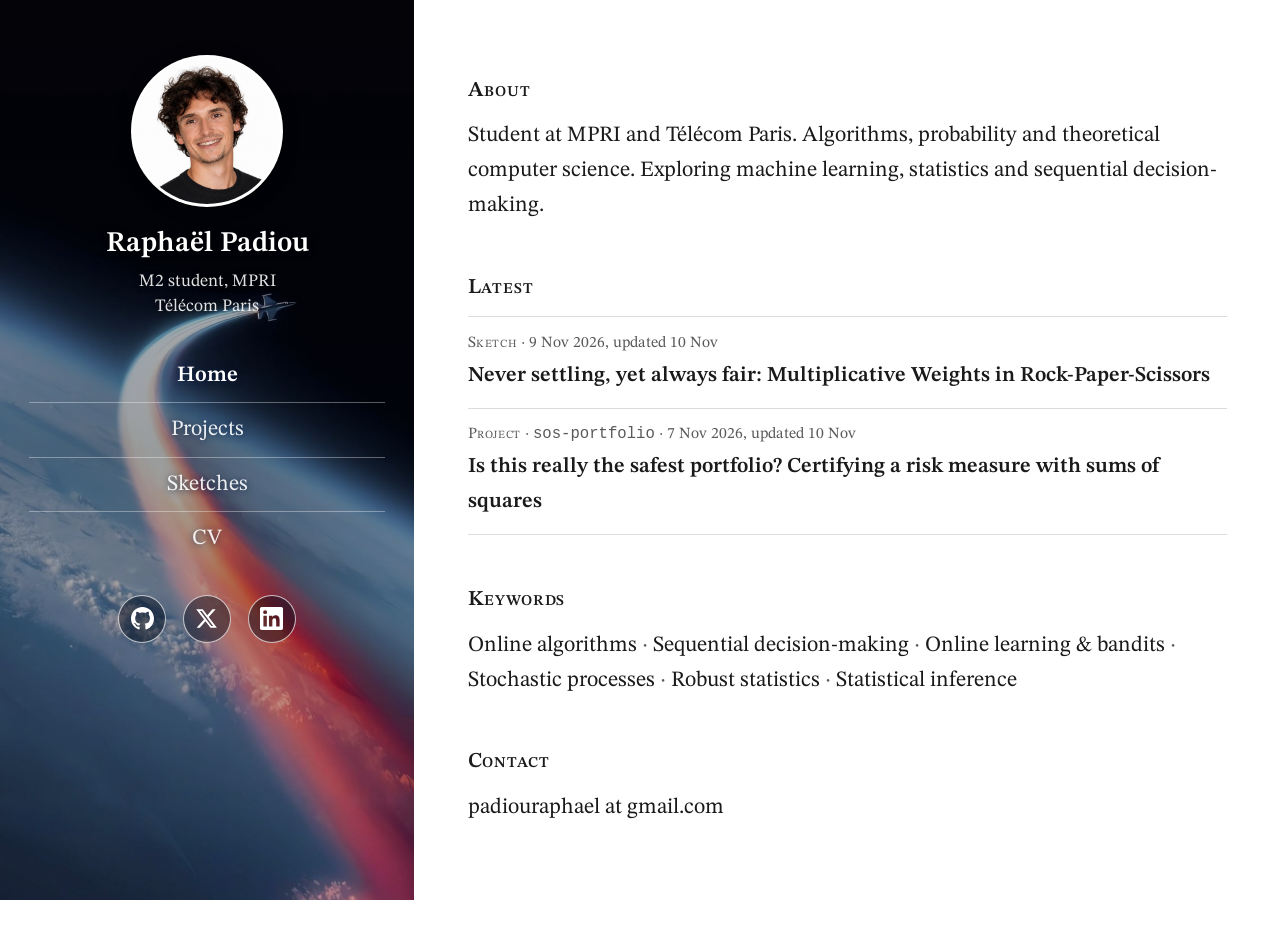
<file: index.html>
<!DOCTYPE html>
<html lang="en">
<head>
  <meta charset="utf-8">
  <meta name="viewport" content="width=device-width, initial-scale=1">
  <title>Raphaël Padiou</title>
  <meta name="description" content="Student at MPRI and Télécom Paris. Algorithms, probability and theoretical computer science. Exploring machine learning, statistics and sequential decision-making.">
  <link rel="canonical" href="https://rpadiou.github.io/">
  <meta property="og:type" content="profile">
  <meta property="og:site_name" content="Raphaël Padiou">
  <meta property="og:title" content="Raphaël Padiou">
  <meta property="og:description" content="Student at MPRI and Télécom Paris. Algorithms, probability and theoretical computer science. Exploring machine learning, statistics and sequential decision-making.">
  <meta property="og:url" content="https://rpadiou.github.io/">
  <meta property="og:image" content="https://rpadiou.github.io/assets/img/portrait.jpg">
  <meta property="og:image:alt" content="Portrait of Raphaël Padiou">
  <meta name="twitter:card" content="summary">
  <meta name="twitter:title" content="Raphaël Padiou">
  <meta name="twitter:description" content="Student at MPRI and Télécom Paris. Algorithms, probability and theoretical computer science. Exploring machine learning, statistics and sequential decision-making.">
  <meta name="twitter:image" content="https://rpadiou.github.io/assets/img/portrait.jpg">
  <meta name="twitter:image:alt" content="Portrait of Raphaël Padiou">
  <script type="application/ld+json">
{
  "@context": "https://schema.org",
  "@type": "Person",
  "@id": "https://rpadiou.github.io/#person",
  "name": "Raphaël Padiou",
  "description": "Student at MPRI and Télécom Paris. Algorithms, probability and theoretical computer science. Exploring machine learning, statistics and sequential decision-making.",
  "alternateName": "Raphael Padiou",
  "url": "https://rpadiou.github.io/",
  "image": "https://rpadiou.github.io/assets/img/portrait.jpg",
  "jobTitle": "Master's student (MPRI, M2)",
  "affiliation": [
    {
      "@type": "CollegeOrUniversity",
      "name": "Télécom Paris",
      "url": "https://www.telecom-paris.fr/"
    },
    {
      "@type": "EducationalOrganization",
      "name": "MPRI (Master Parisien de Recherche en Informatique)"
    }
  ],
  "alumniOf": {
    "@type": "CollegeOrUniversity",
    "name": "Télécom Paris",
    "url": "https://www.telecom-paris.fr/"
  },
  "knowsAbout": [
    "Online algorithms",
    "Sequential decision-making",
    "Online learning and bandits",
    "Stochastic processes",
    "Robust statistics",
    "Statistical inference"
  ],
  "sameAs": [
    "https://www.linkedin.com/in/rapha%C3%ABl-padiou-726a6b272/",
    "https://github.com/rpadiou",
    "https://x.com/rpadiou_26"
  ]
}
  </script>
  <script type="application/ld+json">
{
  "@context": "https://schema.org",
  "@type": "WebSite",
  "name": "Raphaël Padiou",
  "url": "https://rpadiou.github.io/"
}
  </script>
  <link rel="icon" href="favicon.ico" sizes="16x16 32x32 48x48">
  <link rel="icon" href="favicon.svg" type="image/svg+xml">
  <link rel="icon" href="favicon-48x48.png" type="image/png" sizes="48x48">
  <link rel="icon" href="favicon-96x96.png" type="image/png" sizes="96x96">
  <link rel="icon" href="favicon-192x192.png" type="image/png" sizes="192x192">
  <link rel="apple-touch-icon" href="apple-touch-icon.png" sizes="180x180">
  <link rel="preload" href="assets/fonts/stix-400.woff2" as="font" type="font/woff2" crossorigin>
  <link rel="stylesheet" href="assets/css/style.css?v=35">
</head>
<body>
<div class="layout">

  <header class="sidebar">
    <img class="avatar" src="assets/img/portrait.jpg" width="132" height="132" alt="Portrait of Raphaël Padiou">
    <h1>Raphaël Padiou</h1>
    <p class="status">M2 student, MPRI<br>Télécom Paris</p>
    <nav aria-label="Pages">
      <ul class="menu">
        <li><a href="index.html" aria-current="page">Home</a></li>
        <li><a href="projects.html">Projects</a></li>
        <li><a href="sketches/index.html">Sketches</a></li>
        <li><a href="cv.html">CV</a></li>
      </ul>
    </nav>
    <div class="icons">
      <a href="https://github.com/rpadiou" rel="me noopener" aria-label="GitHub" title="GitHub"><svg viewBox="0 0 16 16" aria-hidden="true"><path d="M8 0C3.58 0 0 3.58 0 8c0 3.54 2.29 6.53 5.47 7.59.4.07.55-.17.55-.38 0-.19-.01-.82-.01-1.49-2.01.37-2.53-.49-2.69-.94-.09-.23-.48-.94-.82-1.13-.28-.15-.68-.52-.01-.53.63-.01 1.08.58 1.23.82.72 1.21 1.87.87 2.33.66.07-.52.28-.87.51-1.07-1.78-.2-3.64-.89-3.64-3.95 0-.87.31-1.59.82-2.15-.08-.2-.36-1.02.08-2.12 0 0 .67-.21 2.2.82.64-.18 1.32-.27 2-.27.68 0 1.36.09 2 .27 1.53-1.04 2.2-.82 2.2-.82.44 1.1.16 1.92.08 2.12.51.56.82 1.27.82 2.15 0 3.07-1.87 3.75-3.65 3.95.29.25.54.73.54 1.48 0 1.07-.01 1.93-.01 2.2 0 .21.15.46.55.38A8.013 8.013 0 0016 8c0-4.42-3.58-8-8-8z"/></svg></a>
      <a href="https://x.com/rpadiou_26" rel="me noopener" aria-label="X (Twitter)" title="X (Twitter)"><svg viewBox="0 0 24 24" aria-hidden="true"><path d="M18.244 2.25h3.308l-7.227 8.26 8.502 11.24H16.17l-5.214-6.817L4.99 21.75H1.68l7.73-8.835L1.254 2.25H8.08l4.713 6.231zm-1.161 17.52h1.833L7.084 4.126H5.117z"/></svg></a>
      <a href="https://www.linkedin.com/in/rapha%C3%ABl-padiou-726a6b272/" rel="me noopener" aria-label="LinkedIn" title="LinkedIn"><svg viewBox="0 0 24 24" aria-hidden="true"><path d="M20.45 20.45h-3.56v-5.57c0-1.33-.03-3.04-1.85-3.04-1.85 0-2.14 1.45-2.14 2.94v5.67H9.35V9h3.41v1.56h.05c.48-.9 1.64-1.85 3.37-1.85 3.6 0 4.27 2.37 4.27 5.46v6.28zM5.34 7.43a2.06 2.06 0 1 1 0-4.12 2.06 2.06 0 0 1 0 4.12zM7.12 20.45H3.56V9h3.56v11.45zM22.22 0H1.77C.79 0 0 .77 0 1.73v20.54C0 23.23.79 24 1.77 24h20.45c.98 0 1.78-.77 1.78-1.73V1.73C24 .77 23.2 0 22.22 0z"/></svg></a>
    </div>
  </header>

  <main>
    <section>
      <h2>About</h2>
      <p>Student at MPRI and Télécom Paris. Algorithms, probability and theoretical computer science. Exploring machine learning, statistics and sequential decision-making.</p>
    </section>

    <section id="latest">
      <h2>Latest</h2>
      <!-- Shown: what was posted or updated in the last 2 months (set data-months). Add an <li> with data-date = date of the last update (YYYY-MM-DD); the script sorts them, newest first, and hides the older ones. Without JavaScript, all are shown. -->
      <ol class="news" data-months="2">
        <li data-date="2026-11-10">
          <p class="meta"><span class="kind">Sketch</span> · <time datetime="2026-11-09">9 Nov 2026</time>, updated <time datetime="2026-11-10">10 Nov</time></p>
          <a href="sketches/mwu-rps/index.html">Never settling, yet always fair: Multiplicative Weights in Rock-Paper-Scissors</a>
        </li>
        <li data-date="2026-11-10">
          <p class="meta"><span class="kind">Project</span> · <span class="pname">sos-portfolio</span> · <time datetime="2026-11-07">7 Nov 2026</time>, updated <time datetime="2026-11-10">10 Nov</time></p>
          <a href="projects/sos-portfolio/index.html">Is this really the safest portfolio? Certifying a risk measure with sums of squares</a>
        </li>
      </ol>
    </section>

    <section>
      <h2>Keywords</h2>
      <ul class="keywords">
        <li>Online algorithms</li>
        <li>Sequential decision-making</li>
        <li>Online learning &amp; bandits</li>
        <li>Stochastic processes</li>
        <li>Robust statistics</li>
        <li>Statistical inference</li>
      </ul>
    </section>

    <section>
      <h2>Contact</h2>
      <p>padiouraphael at gmail.com</p>
    </section>
  </main>

</div>
<script src="assets/js/latest.js" defer></script>
</body>
</html>
</file>
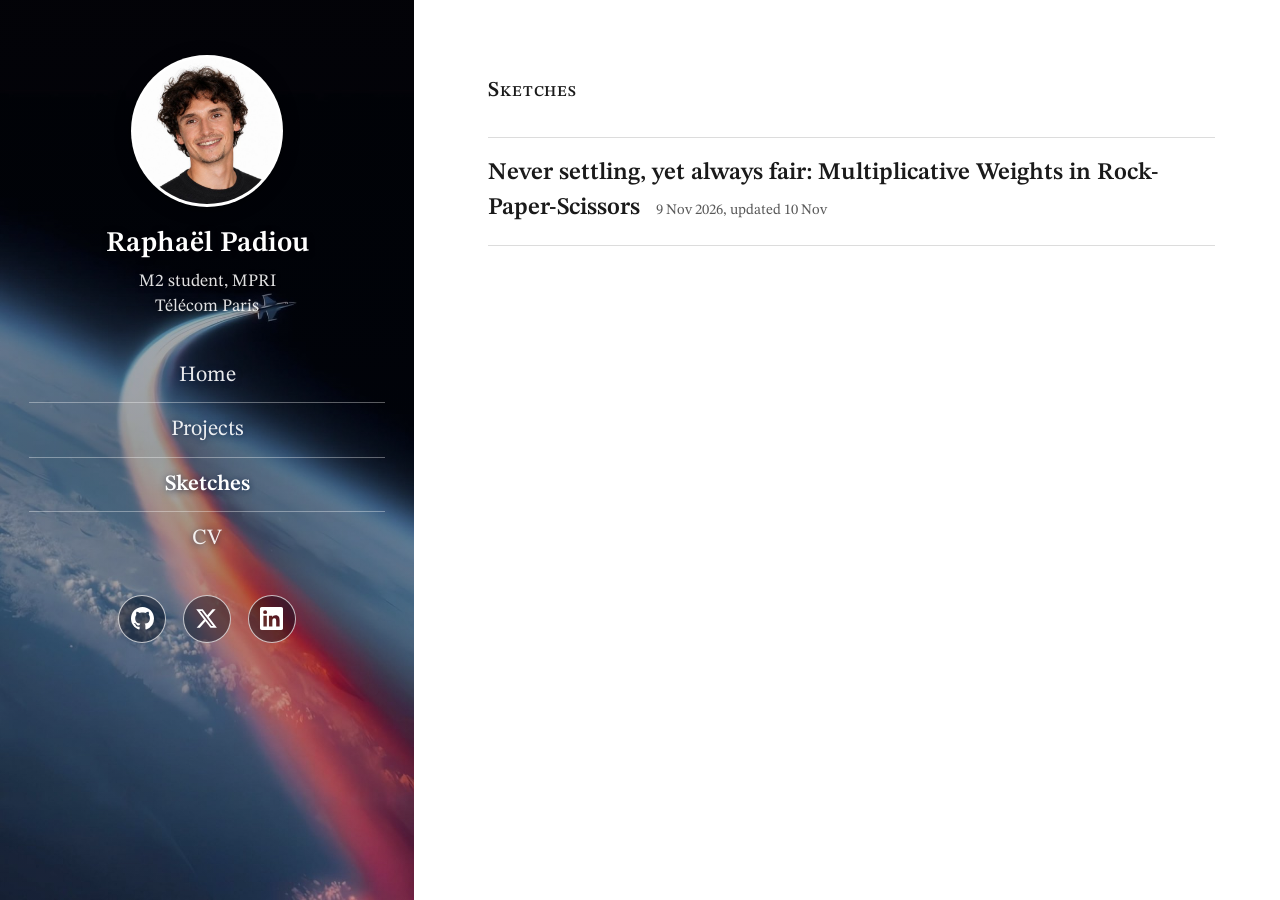
<file: sketches/index.html>
<!DOCTYPE html>
<html lang="en">
<head>
  <meta charset="utf-8">
  <meta name="viewport" content="width=device-width, initial-scale=1">
  <title>Sketches — Raphaël Padiou</title>
  <meta name="description" content="Short visual notes by Raphaël Padiou on online learning and games: one idea, one figure, a few lines of code. Multiplicative weights in rock-paper-scissors.">
  <link rel="canonical" href="https://rpadiou.github.io/sketches/">
  <meta property="og:type" content="website">
  <meta property="og:site_name" content="Raphaël Padiou">
  <meta property="og:title" content="Sketches — Raphaël Padiou">
  <meta property="og:description" content="Short visual notes by Raphaël Padiou on online learning and games: one idea, one figure, a few lines of code. Multiplicative weights in rock-paper-scissors.">
  <meta property="og:url" content="https://rpadiou.github.io/sketches/">
  <meta property="og:image" content="https://rpadiou.github.io/sketches/mwu-rps/tweet.png">
  <meta property="og:image:alt" content="Multiplicative weights cycling around the Nash equilibrium in rock-paper-scissors">
  <meta name="twitter:card" content="summary_large_image">
  <meta name="twitter:title" content="Sketches — Raphaël Padiou">
  <meta name="twitter:description" content="Short visual notes by Raphaël Padiou on online learning and games: one idea, one figure, a few lines of code. Multiplicative weights in rock-paper-scissors.">
  <meta name="twitter:image" content="https://rpadiou.github.io/sketches/mwu-rps/tweet.png">
  <meta name="twitter:image:alt" content="Multiplicative weights cycling around the Nash equilibrium in rock-paper-scissors">
  <link rel="icon" href="../favicon.ico" sizes="16x16 32x32 48x48">
  <link rel="icon" href="../favicon.svg" type="image/svg+xml">
  <link rel="icon" href="../favicon-48x48.png" type="image/png" sizes="48x48">
  <link rel="icon" href="../favicon-96x96.png" type="image/png" sizes="96x96">
  <link rel="icon" href="../favicon-192x192.png" type="image/png" sizes="192x192">
  <link rel="apple-touch-icon" href="../apple-touch-icon.png" sizes="180x180">
  <link rel="preload" href="../assets/fonts/stix-400.woff2" as="font" type="font/woff2" crossorigin>
  <link rel="stylesheet" href="../assets/css/style.css?v=35">
</head>
<body class="sk">
<div class="layout">

  <header class="sidebar">
    <img class="avatar" src="../assets/img/portrait.jpg" width="132" height="132" alt="Portrait of Raphaël Padiou">
    <h1>Raphaël Padiou</h1>
    <p class="status">M2 student, MPRI<br>Télécom Paris</p>
    <nav aria-label="Pages">
      <ul class="menu">
        <li><a href="../index.html">Home</a></li>
        <li><a href="../projects.html">Projects</a></li>
        <li><a href="../sketches/index.html" aria-current="page">Sketches</a></li>
        <li><a href="../cv.html">CV</a></li>
      </ul>
    </nav>
    <div class="icons">
      <a href="https://github.com/rpadiou" rel="me noopener" aria-label="GitHub" title="GitHub"><svg viewBox="0 0 16 16" aria-hidden="true"><path d="M8 0C3.58 0 0 3.58 0 8c0 3.54 2.29 6.53 5.47 7.59.4.07.55-.17.55-.38 0-.19-.01-.82-.01-1.49-2.01.37-2.53-.49-2.69-.94-.09-.23-.48-.94-.82-1.13-.28-.15-.68-.52-.01-.53.63-.01 1.08.58 1.23.82.72 1.21 1.87.87 2.33.66.07-.52.28-.87.51-1.07-1.78-.2-3.64-.89-3.64-3.95 0-.87.31-1.59.82-2.15-.08-.2-.36-1.02.08-2.12 0 0 .67-.21 2.2.82.64-.18 1.32-.27 2-.27.68 0 1.36.09 2 .27 1.53-1.04 2.2-.82 2.2-.82.44 1.1.16 1.92.08 2.12.51.56.82 1.27.82 2.15 0 3.07-1.87 3.75-3.65 3.95.29.25.54.73.54 1.48 0 1.07-.01 1.93-.01 2.2 0 .21.15.46.55.38A8.013 8.013 0 0016 8c0-4.42-3.58-8-8-8z"/></svg></a>
      <a href="https://x.com/rpadiou_26" rel="me noopener" aria-label="X (Twitter)" title="X (Twitter)"><svg viewBox="0 0 24 24" aria-hidden="true"><path d="M18.244 2.25h3.308l-7.227 8.26 8.502 11.24H16.17l-5.214-6.817L4.99 21.75H1.68l7.73-8.835L1.254 2.25H8.08l4.713 6.231zm-1.161 17.52h1.833L7.084 4.126H5.117z"/></svg></a>
      <a href="https://www.linkedin.com/in/rapha%C3%ABl-padiou-726a6b272/" rel="me noopener" aria-label="LinkedIn" title="LinkedIn"><svg viewBox="0 0 24 24" aria-hidden="true"><path d="M20.45 20.45h-3.56v-5.57c0-1.33-.03-3.04-1.85-3.04-1.85 0-2.14 1.45-2.14 2.94v5.67H9.35V9h3.41v1.56h.05c.48-.9 1.64-1.85 3.37-1.85 3.6 0 4.27 2.37 4.27 5.46v6.28zM5.34 7.43a2.06 2.06 0 1 1 0-4.12 2.06 2.06 0 0 1 0 4.12zM7.12 20.45H3.56V9h3.56v11.45zM22.22 0H1.77C.79 0 0 .77 0 1.73v20.54C0 23.23.79 24 1.77 24h20.45c.98 0 1.78-.77 1.78-1.73V1.73C24 .77 23.2 0 22.22 0z"/></svg></a>
    </div>
  </header>

  <main>
    <section>
      <h2>Sketches</h2>
      <ul class="sk-list">
        <li><a href="mwu-rps/index.html">Never settling, yet always fair: Multiplicative Weights in Rock-Paper-Scissors</a> <span class="pdate"><time datetime="2026-11-09">9 Nov 2026</time>, updated <time datetime="2026-11-10">10 Nov</time></span></li>
      </ul>
    </section>
  </main>

</div>
</body>
</html>
</file>
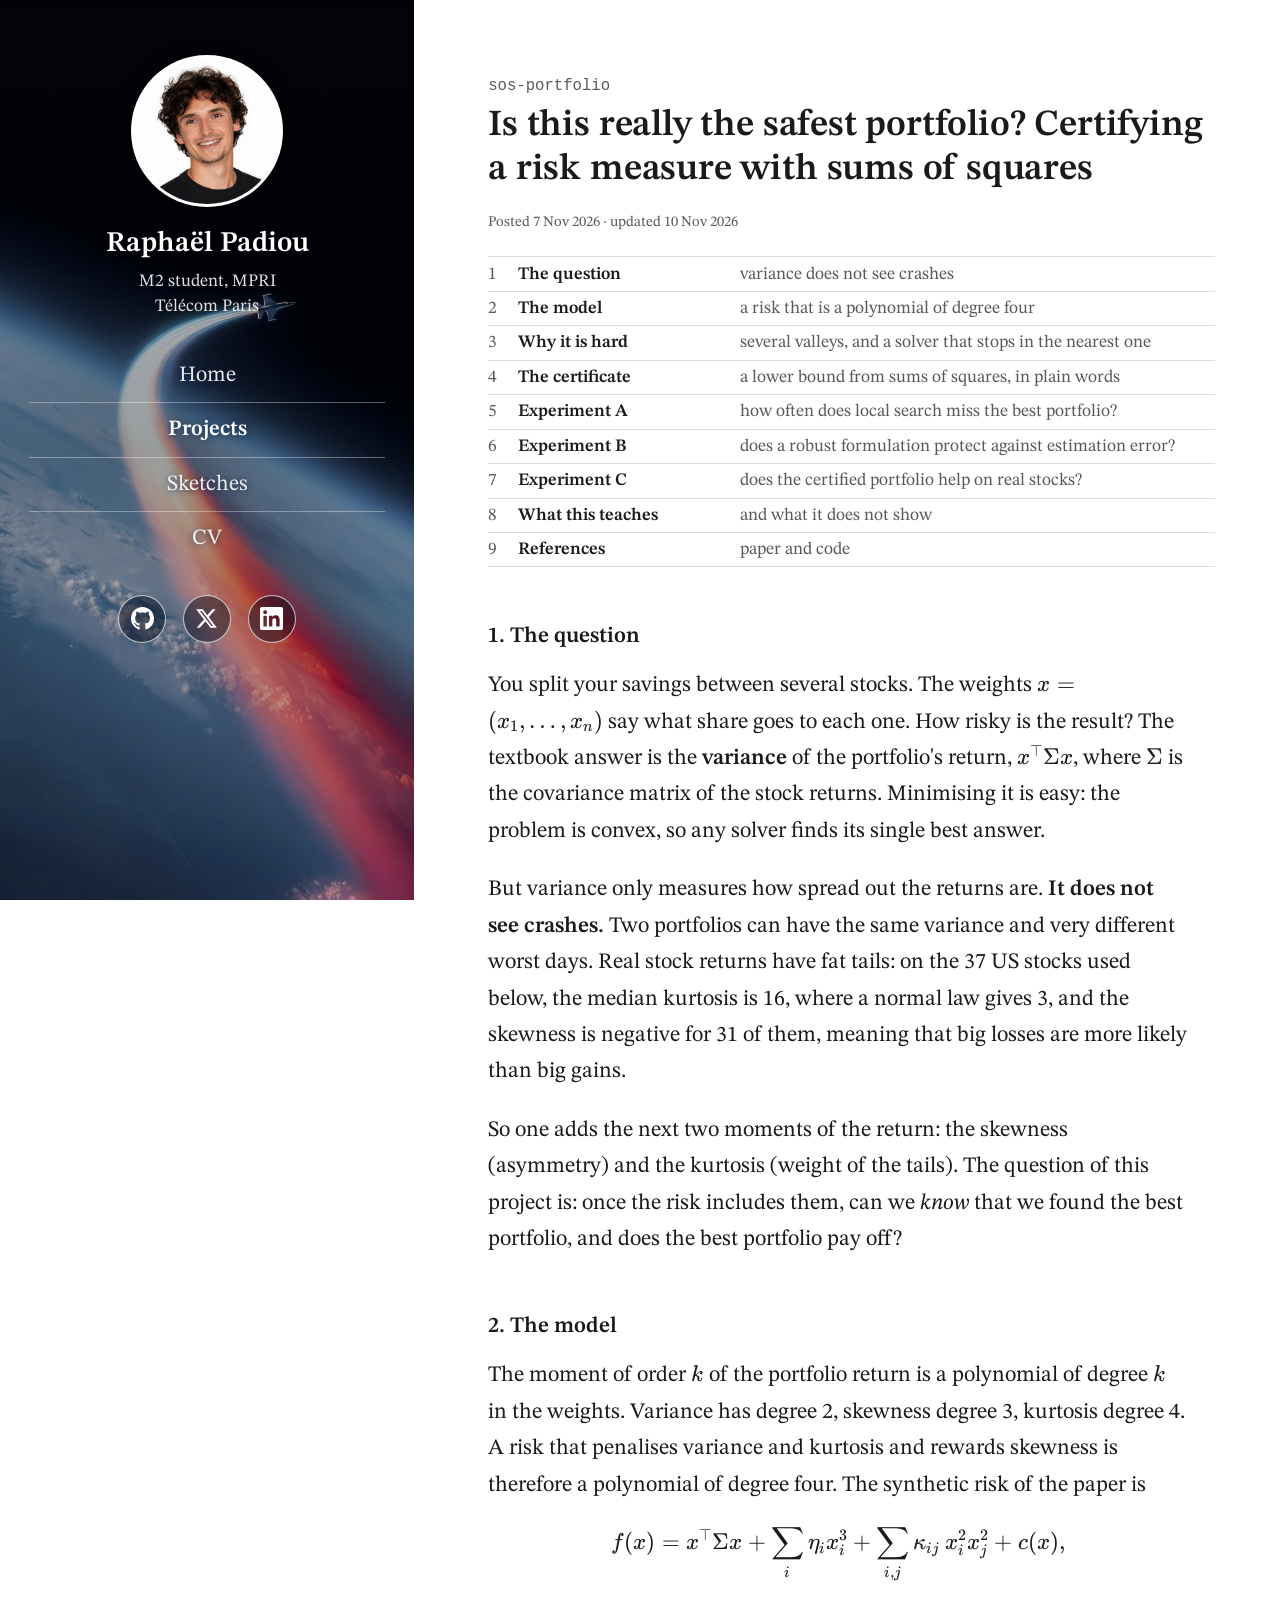
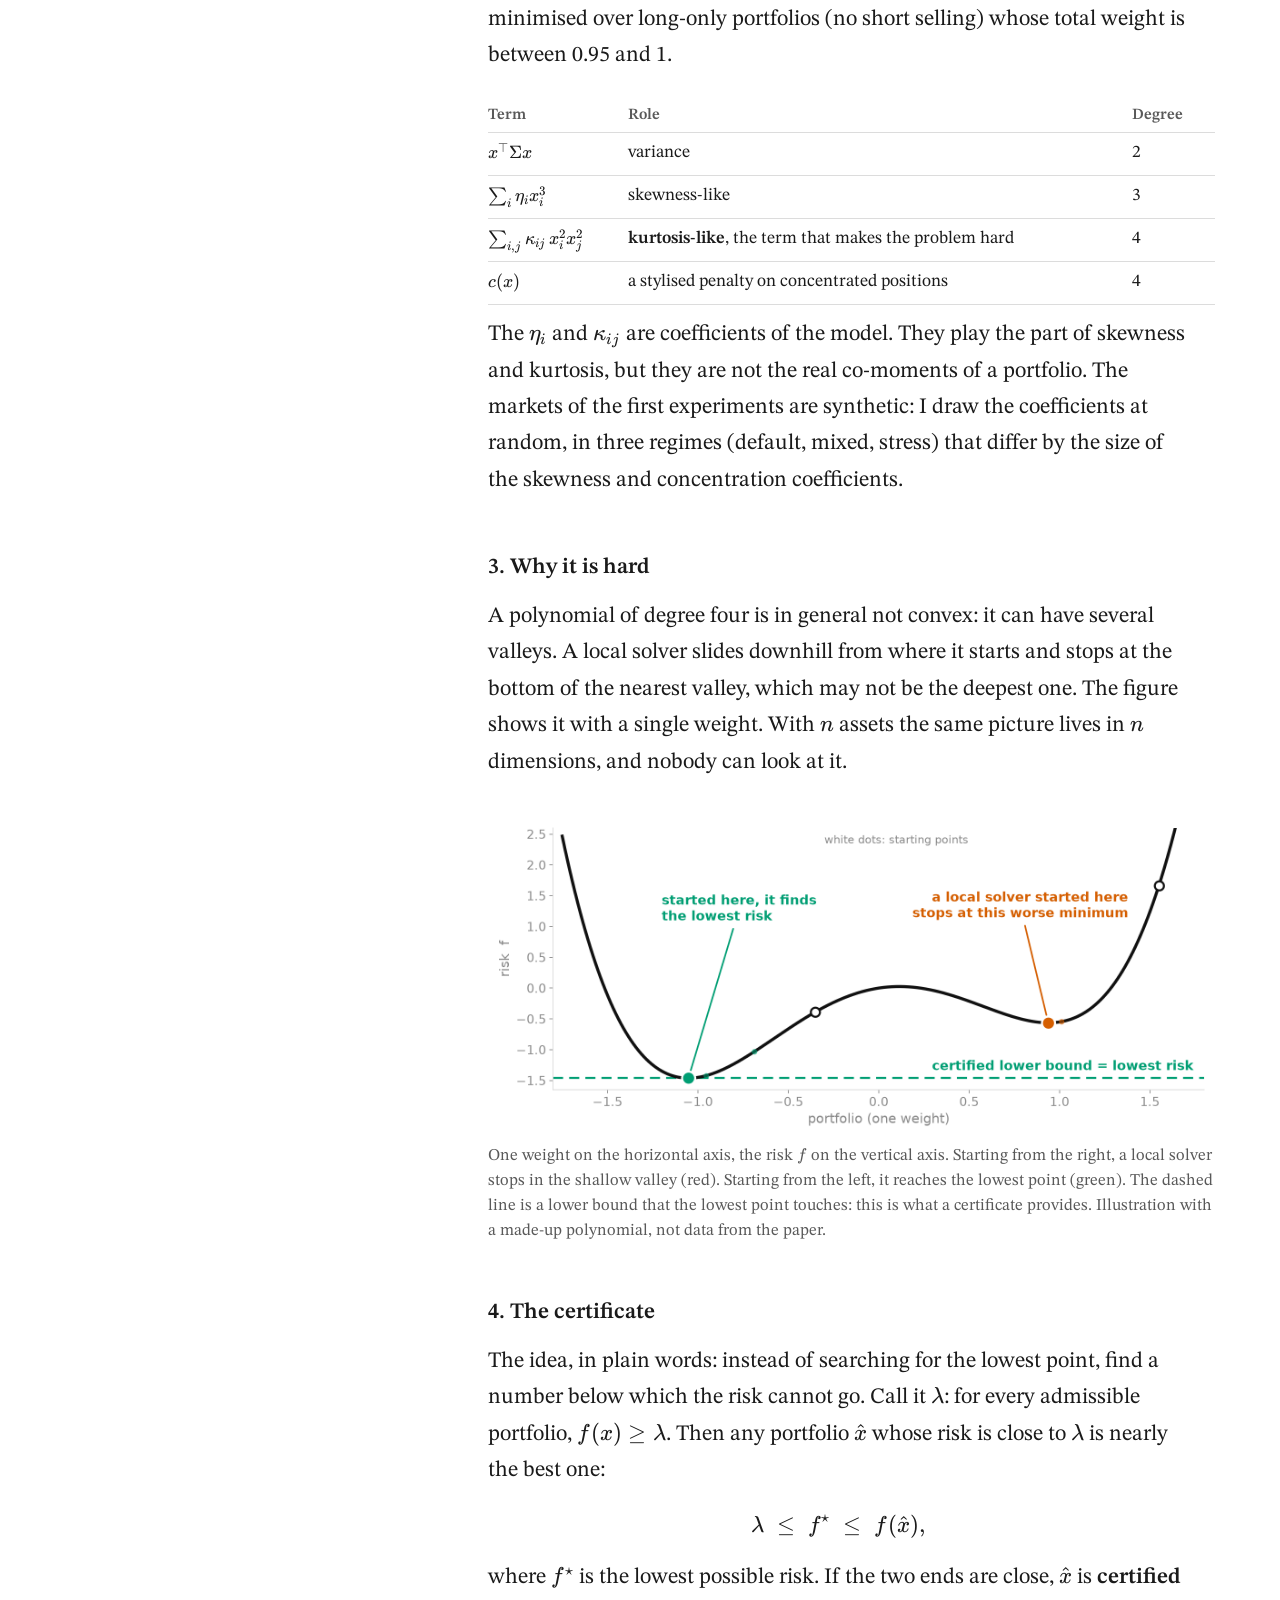
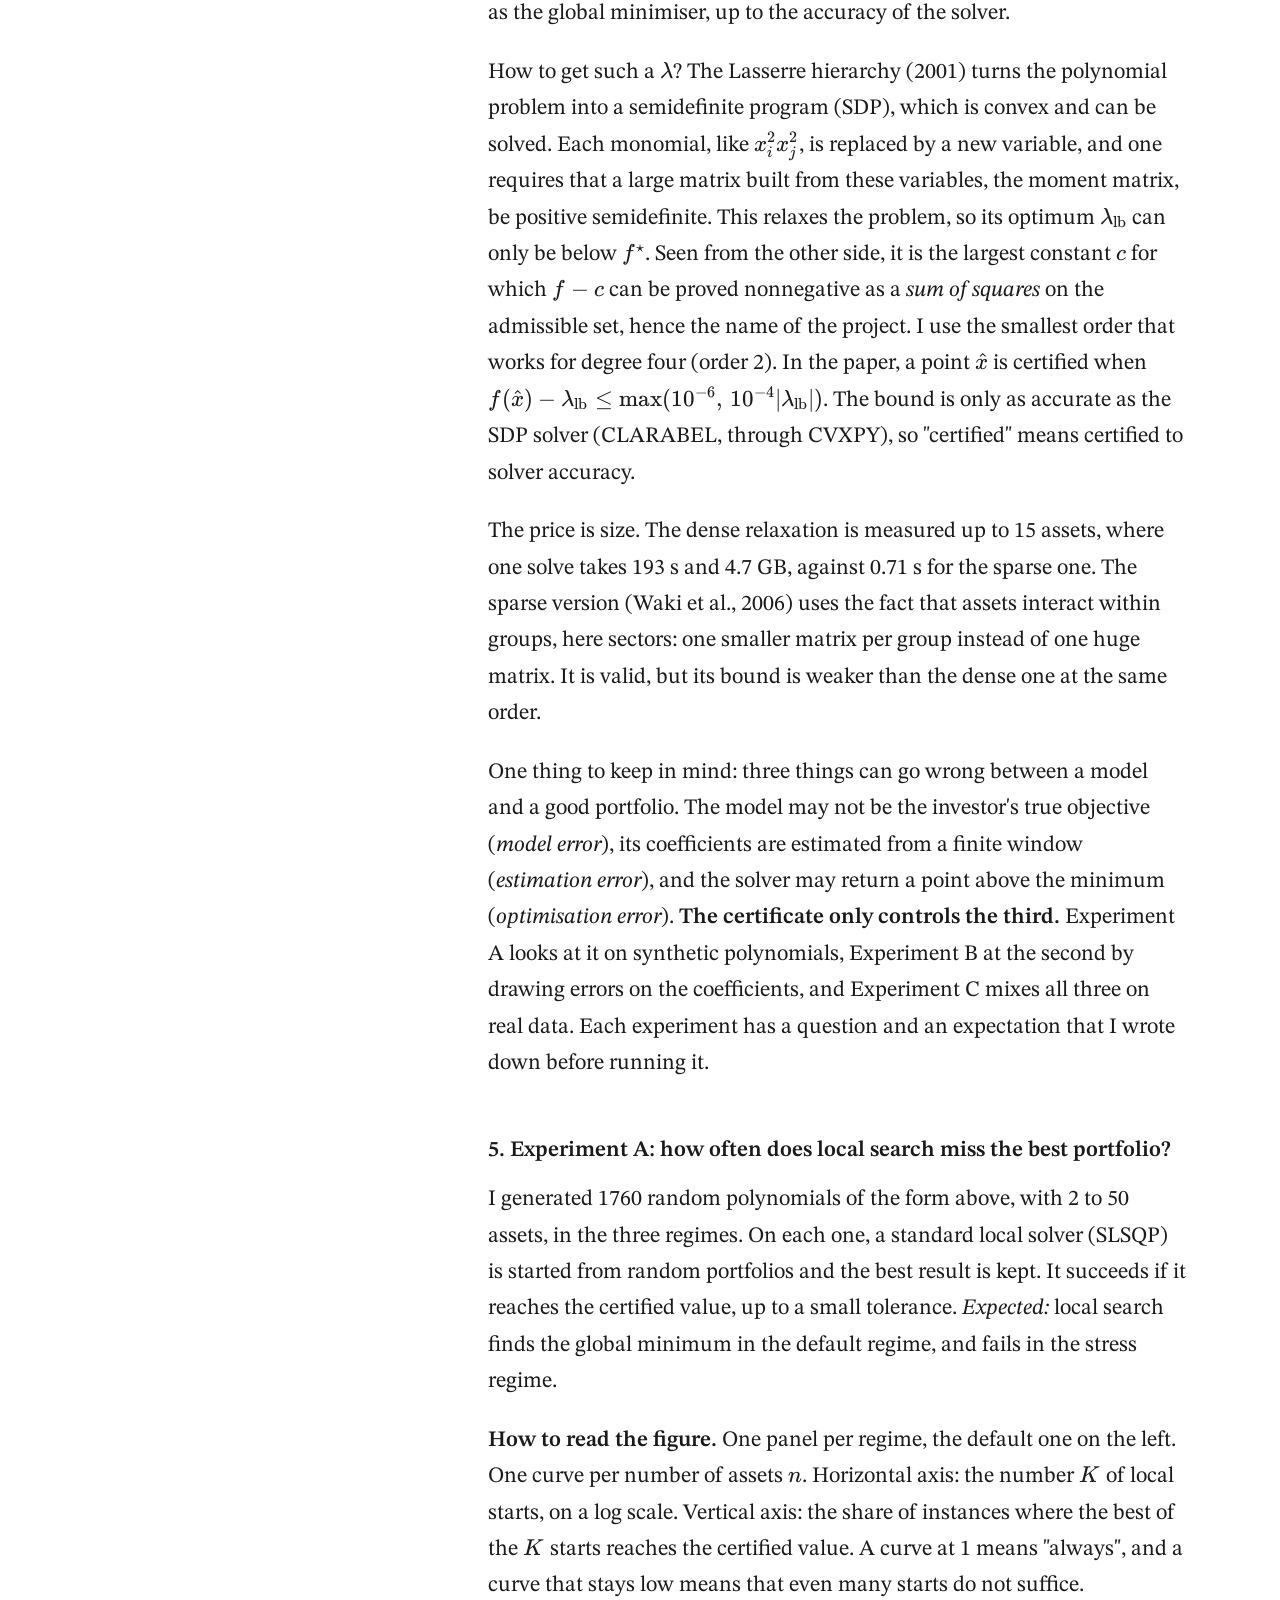
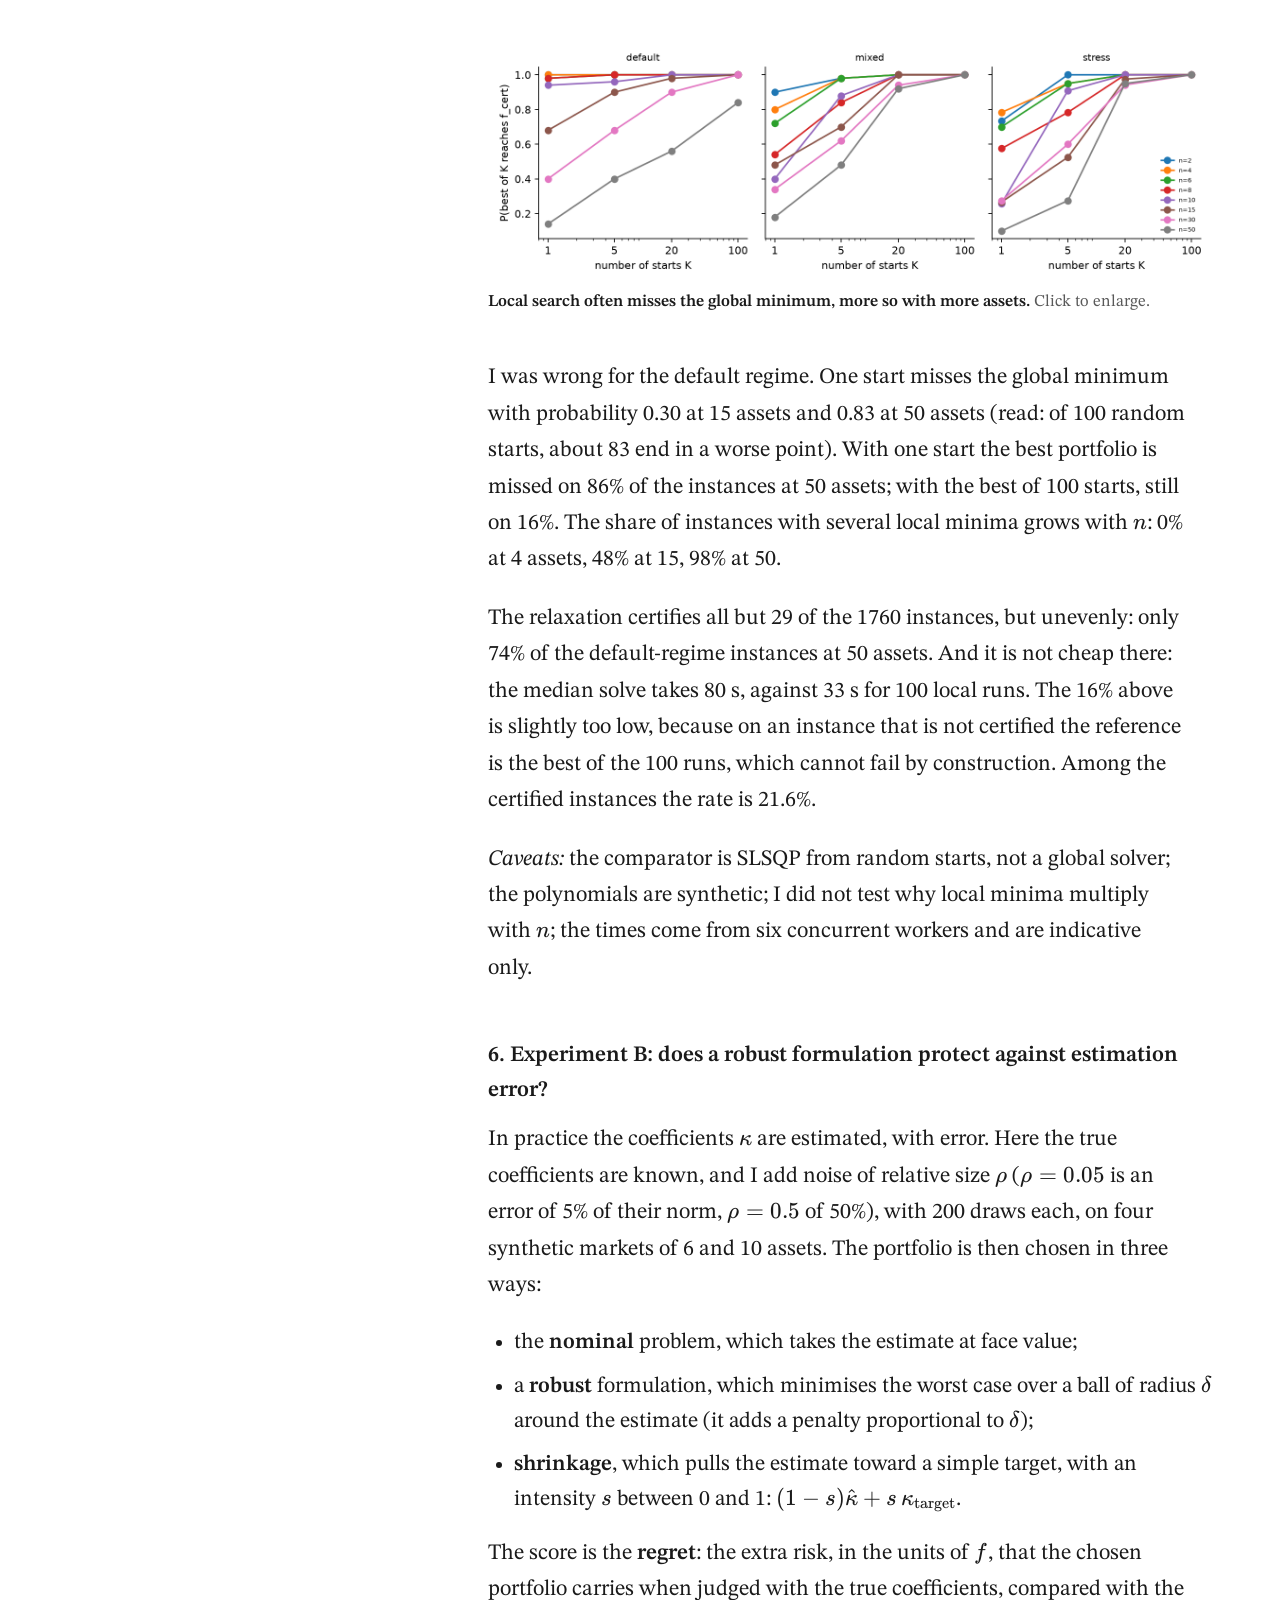
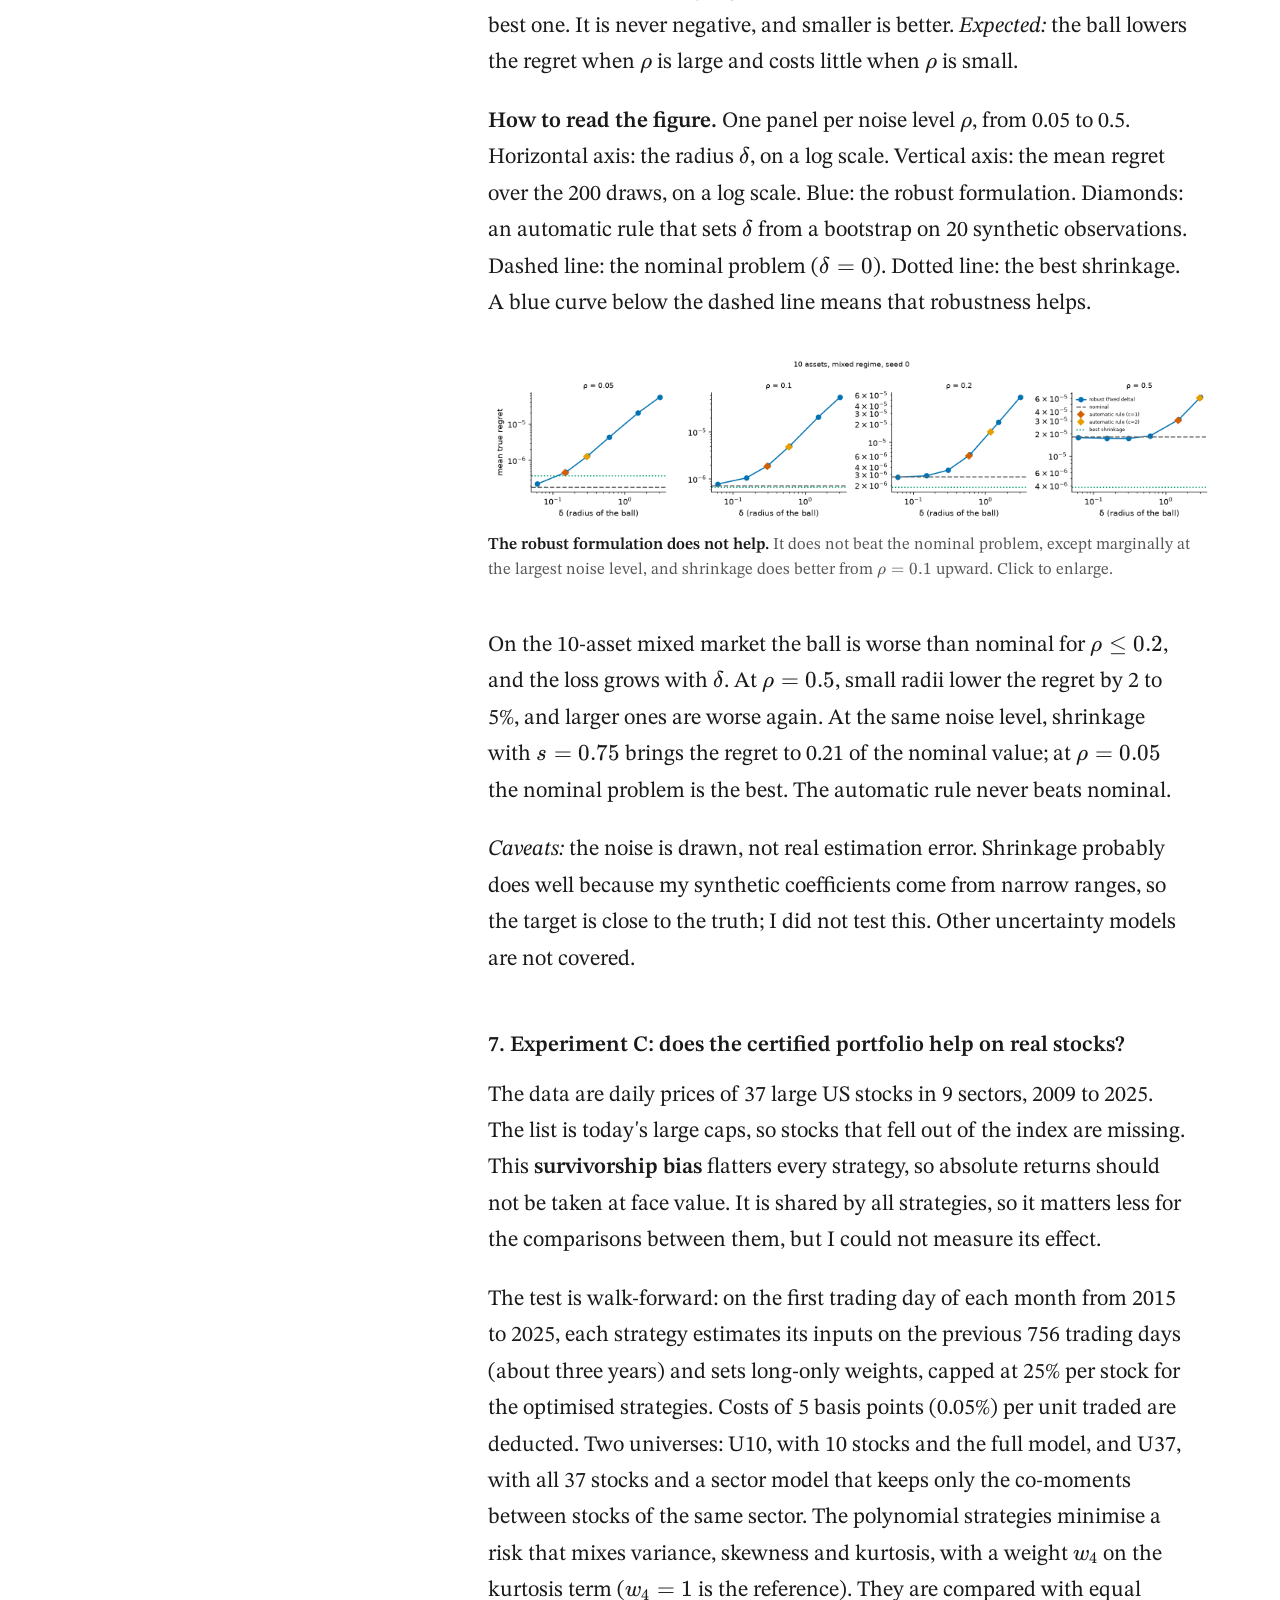
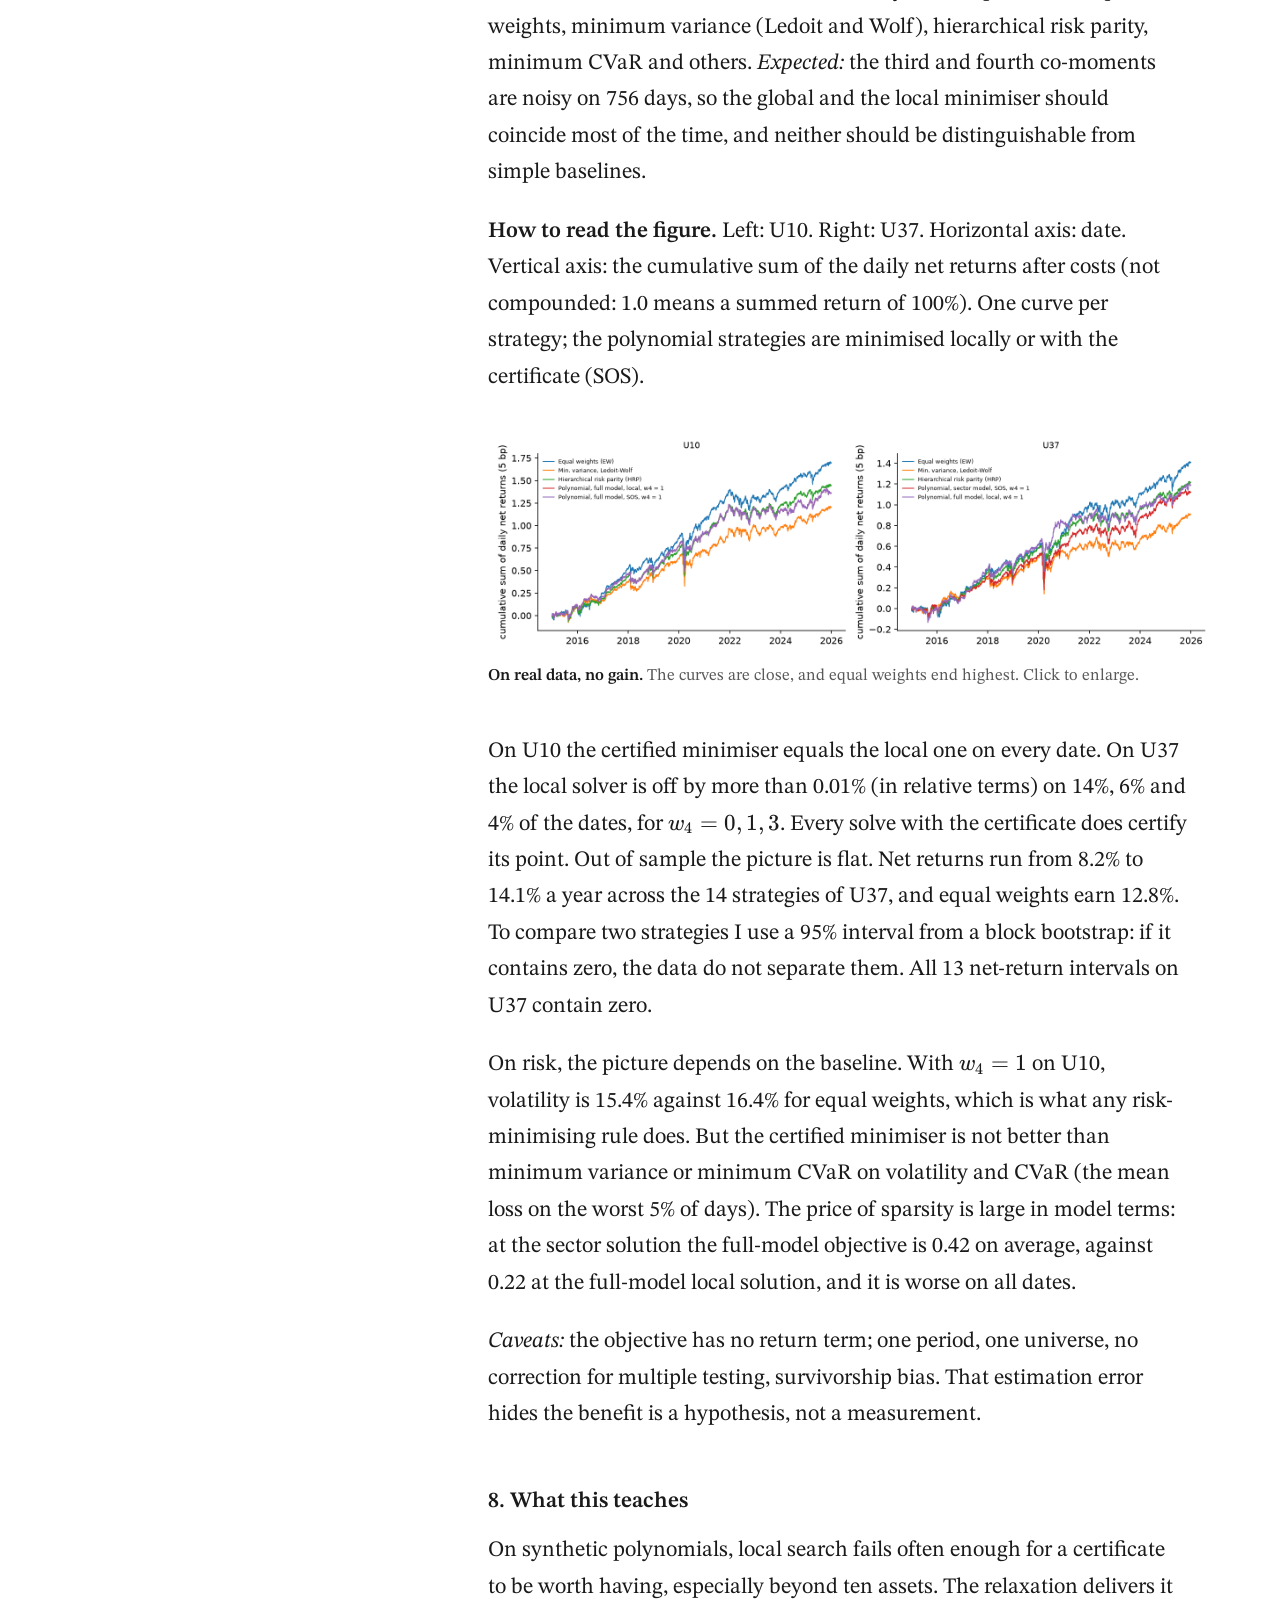
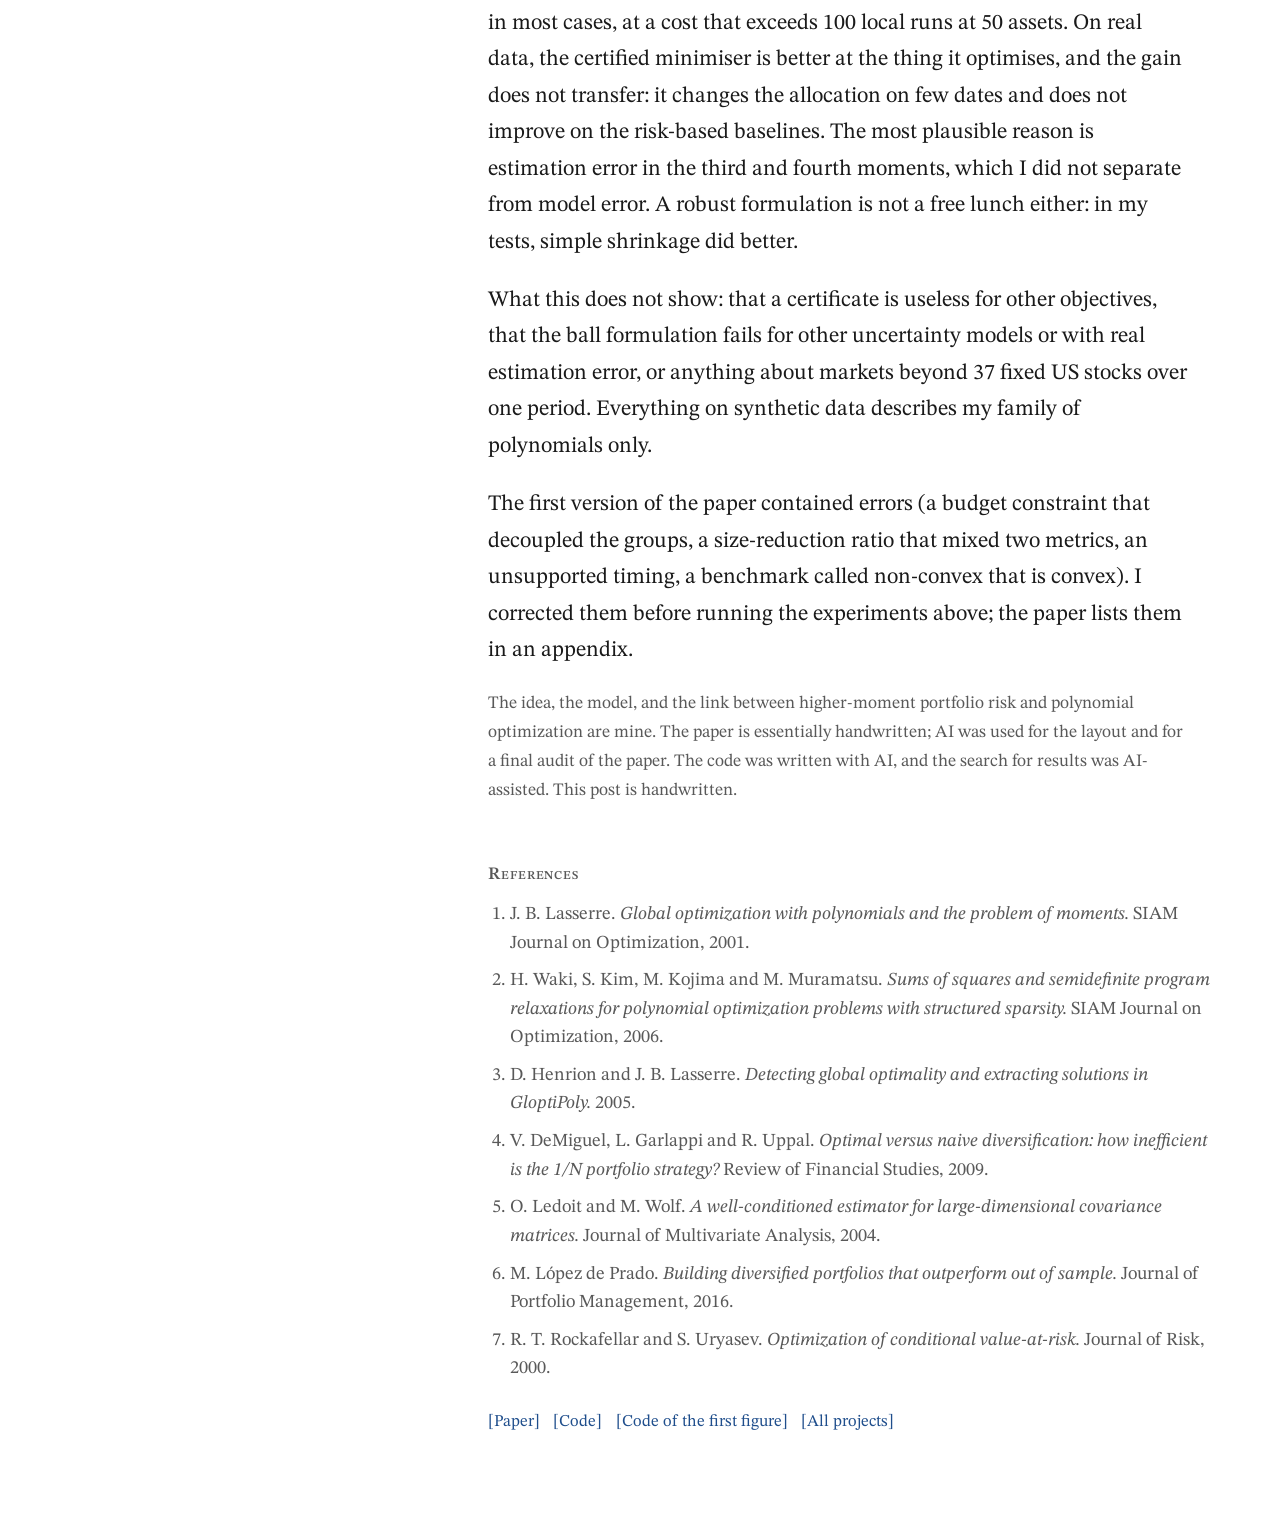
<file: projects/sos-portfolio/index.html>
<!DOCTYPE html>
<html lang="en">
<head>
  <meta charset="utf-8">
  <meta name="viewport" content="width=device-width, initial-scale=1">
  <title>sos-portfolio: is this really the safest portfolio? — Raphaël Padiou</title>
  <meta name="description" content="Can a sum-of-squares certificate prove a degree-four portfolio risk (skewness, kurtosis) is minimal? Lasserre relaxations, local starts and real-data tests.">
  <link rel="canonical" href="https://rpadiou.github.io/projects/sos-portfolio/">
  <meta property="og:type" content="article">
  <meta property="og:site_name" content="Raphaël Padiou">
  <meta property="og:title" content="sos-portfolio: is this really the safest portfolio? — Raphaël Padiou">
  <meta property="og:description" content="Can a sum-of-squares certificate prove a degree-four portfolio risk (skewness, kurtosis) is minimal? Lasserre relaxations, local starts and real-data tests.">
  <meta property="og:url" content="https://rpadiou.github.io/projects/sos-portfolio/">
  <meta property="og:image" content="https://rpadiou.github.io/projects/sos-portfolio/figure-landscape.png">
  <meta property="og:image:alt" content="A curve with two valleys: a solver can stop in the shallow one">
  <meta name="twitter:card" content="summary_large_image">
  <meta name="twitter:title" content="sos-portfolio: is this really the safest portfolio? — Raphaël Padiou">
  <meta name="twitter:description" content="Can a sum-of-squares certificate prove a degree-four portfolio risk (skewness, kurtosis) is minimal? Lasserre relaxations, local starts and real-data tests.">
  <meta name="twitter:image" content="https://rpadiou.github.io/projects/sos-portfolio/figure-landscape.png">
  <meta name="twitter:image:alt" content="A curve with two valleys: a solver can stop in the shallow one">
  <link rel="icon" href="../../favicon.ico" sizes="16x16 32x32 48x48">
  <link rel="icon" href="../../favicon.svg" type="image/svg+xml">
  <link rel="icon" href="../../favicon-48x48.png" type="image/png" sizes="48x48">
  <link rel="icon" href="../../favicon-96x96.png" type="image/png" sizes="96x96">
  <link rel="icon" href="../../favicon-192x192.png" type="image/png" sizes="192x192">
  <link rel="apple-touch-icon" href="../../apple-touch-icon.png" sizes="180x180">
  <link rel="preload" href="../../assets/fonts/stix-400.woff2" as="font" type="font/woff2" crossorigin>
  <link rel="stylesheet" href="../../assets/css/style.css?v=35">
  <link rel="stylesheet" href="../../assets/katex/katex.min.css">
</head>
<body class="sk">
<div class="layout">

  <header class="sidebar">
    <img class="avatar" src="../../assets/img/portrait.jpg" width="132" height="132" alt="Portrait of Raphaël Padiou">
    <h1>Raphaël Padiou</h1>
    <p class="status">M2 student, MPRI<br>Télécom Paris</p>
    <nav aria-label="Pages">
      <ul class="menu">
        <li><a href="../../index.html">Home</a></li>
        <li><a href="../../projects.html" aria-current="page">Projects</a></li>
        <li><a href="../../sketches/index.html">Sketches</a></li>
        <li><a href="../../cv.html">CV</a></li>
      </ul>
    </nav>
    <div class="icons">
      <a href="https://github.com/rpadiou" rel="me noopener" aria-label="GitHub" title="GitHub"><svg viewBox="0 0 16 16" aria-hidden="true"><path d="M8 0C3.58 0 0 3.58 0 8c0 3.54 2.29 6.53 5.47 7.59.4.07.55-.17.55-.38 0-.19-.01-.82-.01-1.49-2.01.37-2.53-.49-2.69-.94-.09-.23-.48-.94-.82-1.13-.28-.15-.68-.52-.01-.53.63-.01 1.08.58 1.23.82.72 1.21 1.87.87 2.33.66.07-.52.28-.87.51-1.07-1.78-.2-3.64-.89-3.64-3.95 0-.87.31-1.59.82-2.15-.08-.2-.36-1.02.08-2.12 0 0 .67-.21 2.2.82.64-.18 1.32-.27 2-.27.68 0 1.36.09 2 .27 1.53-1.04 2.2-.82 2.2-.82.44 1.1.16 1.92.08 2.12.51.56.82 1.27.82 2.15 0 3.07-1.87 3.75-3.65 3.95.29.25.54.73.54 1.48 0 1.07-.01 1.93-.01 2.2 0 .21.15.46.55.38A8.013 8.013 0 0016 8c0-4.42-3.58-8-8-8z"/></svg></a>
      <a href="https://x.com/rpadiou_26" rel="me noopener" aria-label="X (Twitter)" title="X (Twitter)"><svg viewBox="0 0 24 24" aria-hidden="true"><path d="M18.244 2.25h3.308l-7.227 8.26 8.502 11.24H16.17l-5.214-6.817L4.99 21.75H1.68l7.73-8.835L1.254 2.25H8.08l4.713 6.231zm-1.161 17.52h1.833L7.084 4.126H5.117z"/></svg></a>
      <a href="https://www.linkedin.com/in/rapha%C3%ABl-padiou-726a6b272/" rel="me noopener" aria-label="LinkedIn" title="LinkedIn"><svg viewBox="0 0 24 24" aria-hidden="true"><path d="M20.45 20.45h-3.56v-5.57c0-1.33-.03-3.04-1.85-3.04-1.85 0-2.14 1.45-2.14 2.94v5.67H9.35V9h3.41v1.56h.05c.48-.9 1.64-1.85 3.37-1.85 3.6 0 4.27 2.37 4.27 5.46v6.28zM5.34 7.43a2.06 2.06 0 1 1 0-4.12 2.06 2.06 0 0 1 0 4.12zM7.12 20.45H3.56V9h3.56v11.45zM22.22 0H1.77C.79 0 0 .77 0 1.73v20.54C0 23.23.79 24 1.77 24h20.45c.98 0 1.78-.77 1.78-1.73V1.73C24 .77 23.2 0 22.22 0z"/></svg></a>
    </div>
  </header>

  <main>
    <article>
      <p class="pname sk-kicker">sos-portfolio</p>
      <h2 class="sk-title">Is this really the safest portfolio? Certifying a risk measure with sums of squares</h2>
      <p class="pdate sk-date">Posted <time datetime="2026-11-07">7 Nov 2026</time> · updated <time datetime="2026-11-10">10 Nov 2026</time></p>

      <ol class="sk-toc" aria-label="Contents">
        <li><a href="#question">The question</a><span>variance does not see crashes</span></li>
        <li><a href="#model">The model</a><span>a risk that is a polynomial of degree four</span></li>
        <li><a href="#hard">Why it is hard</a><span>several valleys, and a solver that stops in the nearest one</span></li>
        <li><a href="#certificate">The certificate</a><span>a lower bound from sums of squares, in plain words</span></li>
        <li><a href="#expa">Experiment A</a><span>how often does local search miss the best portfolio?</span></li>
        <li><a href="#expb">Experiment B</a><span>does a robust formulation protect against estimation error?</span></li>
        <li><a href="#expc">Experiment C</a><span>does the certified portfolio help on real stocks?</span></li>
        <li><a href="#end">What this teaches</a><span>and what it does not show</span></li>
        <li><a href="#refs">References</a><span>paper and code</span></li>
      </ol>

      <div class="sk-body">
        <h3 class="sk-sec" id="question">1. The question</h3>
        <p>You split your savings between several stocks. The weights \(x = (x_1, \dots, x_n)\) say what share goes to each one. How risky is the result? The textbook answer is the <strong>variance</strong> of the portfolio's return, \(x^\top \Sigma x\), where \(\Sigma\) is the covariance matrix of the stock returns. Minimising it is easy: the problem is convex, so any solver finds its single best answer.</p>
        <p>But variance only measures how spread out the returns are. <strong>It does not see crashes.</strong> Two portfolios can have the same variance and very different worst days. Real stock returns have fat tails: on the 37 US stocks used below, the median kurtosis is 16, where a normal law gives 3, and the skewness is negative for 31 of them, meaning that big losses are more likely than big gains.</p>
        <p>So one adds the next two moments of the return: the skewness (asymmetry) and the kurtosis (weight of the tails). The question of this project is: once the risk includes them, can we <em>know</em> that we found the best portfolio, and does the best portfolio pay off?</p>

        <h3 class="sk-sec" id="model">2. The model</h3>
        <p>The moment of order \(k\) of the portfolio return is a polynomial of degree \(k\) in the weights. Variance has degree 2, skewness degree 3, kurtosis degree 4. A risk that penalises variance and kurtosis and rewards skewness is therefore a polynomial of degree four. The synthetic risk of the paper is</p>
        <p class="eq">\[ f(x) = x^\top \Sigma x + \sum_i \eta_i x_i^3 + \sum_{i,j} \kappa_{ij}\, x_i^2 x_j^2 + c(x), \]</p>
        <p>minimised over long-only portfolios (no short selling) whose total weight is between 0.95 and 1.</p>
        <table class="sk-tab">
          <thead><tr><th>Term</th><th>Role</th><th>Degree</th></tr></thead>
          <tbody>
            <tr><td>\(x^\top \Sigma x\)</td><td>variance</td><td>2</td></tr>
            <tr><td>\(\sum_i \eta_i x_i^3\)</td><td>skewness-like</td><td>3</td></tr>
            <tr><td>\(\sum_{i,j} \kappa_{ij}\, x_i^2 x_j^2\)</td><td><strong>kurtosis-like</strong>, the term that makes the problem hard</td><td>4</td></tr>
            <tr><td>\(c(x)\)</td><td>a stylised penalty on concentrated positions</td><td>4</td></tr>
          </tbody>
        </table>
        <p>The \(\eta_i\) and \(\kappa_{ij}\) are coefficients of the model. They play the part of skewness and kurtosis, but they are not the real co-moments of a portfolio. The markets of the first experiments are synthetic: I draw the coefficients at random, in three regimes (default, mixed, stress) that differ by the size of the skewness and concentration coefficients.</p>

        <h3 class="sk-sec" id="hard">3. Why it is hard</h3>
        <p>A polynomial of degree four is in general not convex: it can have several valleys. A local solver slides downhill from where it starts and stops at the bottom of the nearest valley, which may not be the deepest one. The figure shows it with a single weight. With \(n\) assets the same picture lives in \(n\) dimensions, and nobody can look at it.</p>
      </div>
      <figure class="sk-fig-s sk-fig-wide">
        <img src="figure-landscape.png" width="1600" height="704" alt="A curve with two valleys. A solver starting on the right stops in the shallow valley, one starting on the left reaches the deepest point, which touches a flat lower bound.">
        <figcaption>One weight on the horizontal axis, the risk \(f\) on the vertical axis. Starting from the right, a local solver stops in the shallow valley (red). Starting from the left, it reaches the lowest point (green). The dashed line is a lower bound that the lowest point touches: this is what a certificate provides. Illustration with a made-up polynomial, not data from the paper.</figcaption>
      </figure>
      <div class="sk-body">
        <h3 class="sk-sec" id="certificate">4. The certificate</h3>
        <p>The idea, in plain words: instead of searching for the lowest point, find a number below which the risk cannot go. Call it \(\lambda\): for every admissible portfolio, \(f(x) \ge \lambda\). Then any portfolio \(\hat x\) whose risk is close to \(\lambda\) is nearly the best one:</p>
        <p class="eq">\[ \lambda \;\le\; f^\star \;\le\; f(\hat x), \]</p>
        <p>where \(f^\star\) is the lowest possible risk. If the two ends are close, \(\hat x\) is <strong>certified</strong> as the global minimiser, up to the accuracy of the solver.</p>
        <p>How to get such a \(\lambda\)? The Lasserre hierarchy (2001) turns the polynomial problem into a semidefinite program (SDP), which is convex and can be solved. Each monomial, like \(x_i^2 x_j^2\), is replaced by a new variable, and one requires that a large matrix built from these variables, the moment matrix, be positive semidefinite. This relaxes the problem, so its optimum \(\lambda_{\mathrm{lb}}\) can only be below \(f^\star\). Seen from the other side, it is the largest constant \(c\) for which \(f - c\) can be proved nonnegative as a <em>sum of squares</em> on the admissible set, hence the name of the project. I use the smallest order that works for degree four (order 2). In the paper, a point \(\hat x\) is certified when \(f(\hat x) - \lambda_{\mathrm{lb}} \le \max(10^{-6},\, 10^{-4} |\lambda_{\mathrm{lb}}|)\). The bound is only as accurate as the SDP solver (CLARABEL, through CVXPY), so "certified" means certified to solver accuracy.</p>
        <p>The price is size. The dense relaxation is measured up to 15 assets, where one solve takes 193 s and 4.7 GB, against 0.71 s for the sparse one. The sparse version (Waki et al., 2006) uses the fact that assets interact within groups, here sectors: one smaller matrix per group instead of one huge matrix. It is valid, but its bound is weaker than the dense one at the same order.</p>
        <p>One thing to keep in mind: three things can go wrong between a model and a good portfolio. The model may not be the investor's true objective (<em>model error</em>), its coefficients are estimated from a finite window (<em>estimation error</em>), and the solver may return a point above the minimum (<em>optimisation error</em>). <strong>The certificate only controls the third.</strong> Experiment A looks at it on synthetic polynomials, Experiment B at the second by drawing errors on the coefficients, and Experiment C mixes all three on real data. Each experiment has a question and an expectation that I wrote down before running it.</p>

        <h3 class="sk-sec" id="expa">5. Experiment A: how often does local search miss the best portfolio?</h3>
        <p>I generated 1760 random polynomials of the form above, with 2 to 50 assets, in the three regimes. On each one, a standard local solver (SLSQP) is started from random portfolios and the best result is kept. It succeeds if it reaches the certified value, up to a small tolerance. <em>Expected:</em> local search finds the global minimum in the default regime, and fails in the stress regime.</p>
        <p><strong>How to read the figure.</strong> One panel per regime, the default one on the left. One curve per number of assets \(n\). Horizontal axis: the number \(K\) of local starts, on a log scale. Vertical axis: the share of instances where the best of the \(K\) starts reaches the certified value. A curve at 1 means "always", and a curve that stays low means that even many starts do not suffice.</p>
      </div>
      <figure class="sk-fig-s sk-fig-wide">
        <img src="../../assets/img/sos-exp-a.png?v=2" width="1536" height="512" alt="Share of instances where the best of K local starts reaches the certified value, for K from 1 to 100, three synthetic regimes and 2 to 50 assets">
        <figcaption><strong>Local search often misses the global minimum, more so with more assets.</strong> Click to enlarge.</figcaption>
      </figure>
      <div class="sk-body">
        <p>I was wrong for the default regime. One start misses the global minimum with probability 0.30 at 15 assets and 0.83 at 50 assets (read: of 100 random starts, about 83 end in a worse point). With one start the best portfolio is missed on 86% of the instances at 50 assets; with the best of 100 starts, still on 16%. The share of instances with several local minima grows with \(n\): 0% at 4 assets, 48% at 15, 98% at 50.</p>
        <p>The relaxation certifies all but 29 of the 1760 instances, but unevenly: only 74% of the default-regime instances at 50 assets. And it is not cheap there: the median solve takes 80 s, against 33 s for 100 local runs. The 16% above is slightly too low, because on an instance that is not certified the reference is the best of the 100 runs, which cannot fail by construction. Among the certified instances the rate is 21.6%.</p>
        <p><em>Caveats:</em> the comparator is SLSQP from random starts, not a global solver; the polynomials are synthetic; I did not test why local minima multiply with \(n\); the times come from six concurrent workers and are indicative only.</p>

        <h3 class="sk-sec" id="expb">6. Experiment B: does a robust formulation protect against estimation error?</h3>
        <p>In practice the coefficients \(\kappa\) are estimated, with error. Here the true coefficients are known, and I add noise of relative size \(\rho\) (\(\rho = 0.05\) is an error of 5% of their norm, \(\rho = 0.5\) of 50%), with 200 draws each, on four synthetic markets of 6 and 10 assets. The portfolio is then chosen in three ways:</p>
        <ul class="sk-steps">
          <li>the <strong>nominal</strong> problem, which takes the estimate at face value;</li>
          <li>a <strong>robust</strong> formulation, which minimises the worst case over a ball of radius \(\delta\) around the estimate (it adds a penalty proportional to \(\delta\));</li>
          <li><strong>shrinkage</strong>, which pulls the estimate toward a simple target, with an intensity \(s\) between 0 and 1: \((1 - s)\hat\kappa + s\,\kappa_{\mathrm{target}}\).</li>
        </ul>
        <p>The score is the <strong>regret</strong>: the extra risk, in the units of \(f\), that the chosen portfolio carries when judged with the true coefficients, compared with the best one. It is never negative, and smaller is better. <em>Expected:</em> the ball lowers the regret when \(\rho\) is large and costs little when \(\rho\) is small.</p>
        <p><strong>How to read the figure.</strong> One panel per noise level \(\rho\), from 0.05 to 0.5. Horizontal axis: the radius \(\delta\), on a log scale. Vertical axis: the mean regret over the 200 draws, on a log scale. Blue: the robust formulation. Diamonds: an automatic rule that sets \(\delta\) from a bootstrap on 20 synthetic observations. Dashed line: the nominal problem (\(\delta = 0\)). Dotted line: the best shrinkage. A blue curve below the dashed line means that robustness helps.</p>
      </div>
      <figure class="sk-fig-s sk-fig-wide">
        <img src="../../assets/img/sos-exp-b.png?v=2" width="1950" height="450" alt="Mean true regret as a function of the ball radius delta for four noise levels, compared with the nominal problem and the best shrinkage">
        <figcaption><strong>The robust formulation does not help.</strong> It does not beat the nominal problem, except marginally at the largest noise level, and shrinkage does better from \(\rho = 0.1\) upward. Click to enlarge.</figcaption>
      </figure>
      <div class="sk-body">
        <p>On the 10-asset mixed market the ball is worse than nominal for \(\rho \le 0.2\), and the loss grows with \(\delta\). At \(\rho = 0.5\), small radii lower the regret by 2 to 5%, and larger ones are worse again. At the same noise level, shrinkage with \(s = 0.75\) brings the regret to 0.21 of the nominal value; at \(\rho = 0.05\) the nominal problem is the best. The automatic rule never beats nominal.</p>
        <p><em>Caveats:</em> the noise is drawn, not real estimation error. Shrinkage probably does well because my synthetic coefficients come from narrow ranges, so the target is close to the truth; I did not test this. Other uncertainty models are not covered.</p>

        <h3 class="sk-sec" id="expc">7. Experiment C: does the certified portfolio help on real stocks?</h3>
        <p>The data are daily prices of 37 large US stocks in 9 sectors, 2009 to 2025. The list is today's large caps, so stocks that fell out of the index are missing. This <strong>survivorship bias</strong> flatters every strategy, so absolute returns should not be taken at face value. It is shared by all strategies, so it matters less for the comparisons between them, but I could not measure its effect.</p>
        <p>The test is walk-forward: on the first trading day of each month from 2015 to 2025, each strategy estimates its inputs on the previous 756 trading days (about three years) and sets long-only weights, capped at 25% per stock for the optimised strategies. Costs of 5 basis points (0.05%) per unit traded are deducted. Two universes: U10, with 10 stocks and the full model, and U37, with all 37 stocks and a sector model that keeps only the co-moments between stocks of the same sector. The polynomial strategies minimise a risk that mixes variance, skewness and kurtosis, with a weight \(w_4\) on the kurtosis term (\(w_4 = 1\) is the reference). They are compared with equal weights, minimum variance (Ledoit and Wolf), hierarchical risk parity, minimum CVaR and others. <em>Expected:</em> the third and fourth co-moments are noisy on 756 days, so the global and the local minimiser should coincide most of the time, and neither should be distinguishable from simple baselines.</p>
        <p><strong>How to read the figure.</strong> Left: U10. Right: U37. Horizontal axis: date. Vertical axis: the cumulative sum of the daily net returns after costs (not compounded: 1.0 means a summed return of 100%). One curve per strategy; the polynomial strategies are minimised locally or with the certificate (SOS).</p>
      </div>
      <figure class="sk-fig-s sk-fig-wide">
        <img src="../../assets/img/sos-exp-c.png?v=2" width="1650" height="510" alt="Cumulative net returns of equal weights, minimum variance, HRP and polynomial strategies on 10 and 37 stocks">
        <figcaption><strong>On real data, no gain.</strong> The curves are close, and equal weights end highest. Click to enlarge.</figcaption>
      </figure>
      <div class="sk-body">
        <p>On U10 the certified minimiser equals the local one on every date. On U37 the local solver is off by more than 0.01% (in relative terms) on 14%, 6% and 4% of the dates, for \(w_4 = 0, 1, 3\). Every solve with the certificate does certify its point. Out of sample the picture is flat. Net returns run from 8.2% to 14.1% a year across the 14 strategies of U37, and equal weights earn 12.8%. To compare two strategies I use a 95% interval from a block bootstrap: if it contains zero, the data do not separate them. All 13 net-return intervals on U37 contain zero.</p>
        <p>On risk, the picture depends on the baseline. With \(w_4 = 1\) on U10, volatility is 15.4% against 16.4% for equal weights, which is what any risk-minimising rule does. But the certified minimiser is not better than minimum variance or minimum CVaR on volatility and CVaR (the mean loss on the worst 5% of days). The price of sparsity is large in model terms: at the sector solution the full-model objective is 0.42 on average, against 0.22 at the full-model local solution, and it is worse on all dates.</p>
        <p><em>Caveats:</em> the objective has no return term; one period, one universe, no correction for multiple testing, survivorship bias. That estimation error hides the benefit is a hypothesis, not a measurement.</p>

        <h3 class="sk-sec" id="end">8. What this teaches</h3>
        <p>On synthetic polynomials, local search fails often enough for a certificate to be worth having, especially beyond ten assets. The relaxation delivers it in most cases, at a cost that exceeds 100 local runs at 50 assets. On real data, the certified minimiser is better at the thing it optimises, and the gain does not transfer: it changes the allocation on few dates and does not improve on the risk-based baselines. The most plausible reason is estimation error in the third and fourth moments, which I did not separate from model error. A robust formulation is not a free lunch either: in my tests, simple shrinkage did better.</p>
        <p>What this does not show: that a certificate is useless for other objectives, that the ball formulation fails for other uncertainty models or with real estimation error, or anything about markets beyond 37 fixed US stocks over one period. Everything on synthetic data describes my family of polynomials only.</p>
        <p>The first version of the paper contained errors (a budget constraint that decoupled the groups, a size-reduction ratio that mixed two metrics, an unsupported timing, a benchmark called non-convex that is convex). I corrected them before running the experiments above; the paper lists them in an appendix.</p>
        <p class="sk-note">The idea, the model, and the link between higher-moment portfolio risk and polynomial optimization are mine. The paper is essentially handwritten; AI was used for the layout and for a final audit of the paper. The code was written with AI, and the search for results was AI-assisted. This post is handwritten.</p>
      </div>

      <h3 class="sk-h" id="refs">References</h3>
      <ol class="refs">
        <li>J. B. Lasserre. <em>Global optimization with polynomials and the problem of moments.</em> SIAM Journal on Optimization, 2001.</li>
        <li>H. Waki, S. Kim, M. Kojima and M. Muramatsu. <em>Sums of squares and semidefinite program relaxations for polynomial optimization problems with structured sparsity.</em> SIAM Journal on Optimization, 2006.</li>
        <li>D. Henrion and J. B. Lasserre. <em>Detecting global optimality and extracting solutions in GloptiPoly.</em> 2005.</li>
        <li>V. DeMiguel, L. Garlappi and R. Uppal. <em>Optimal versus naive diversification: how inefficient is the 1/N portfolio strategy?</em> Review of Financial Studies, 2009.</li>
        <li>O. Ledoit and M. Wolf. <em>A well-conditioned estimator for large-dimensional covariance matrices.</em> Journal of Multivariate Analysis, 2004.</li>
        <li>M. López de Prado. <em>Building diversified portfolios that outperform out of sample.</em> Journal of Portfolio Management, 2016.</li>
        <li>R. T. Rockafellar and S. Uryasev. <em>Optimization of conditional value-at-risk.</em> Journal of Risk, 2000.</li>
      </ol>
      <p class="links"><a href="../../assets/papers/sos-portfolio.pdf?v=4">[Paper]</a> <a href="https://github.com/rpadiou/sos-portfolio">[Code]</a> <a href="code/landscape.py">[Code of the first figure]</a> <a href="../../projects.html">[All projects]</a></p>
    </article>
  </main>

</div>
<script src="../../assets/katex/katex.min.js"></script>
<script src="../../assets/katex/auto-render.min.js"></script>
<script src="../../assets/js/math.js" defer></script>
<script src="../../assets/js/zoom.js" defer></script>
</body>
</html>
</file>
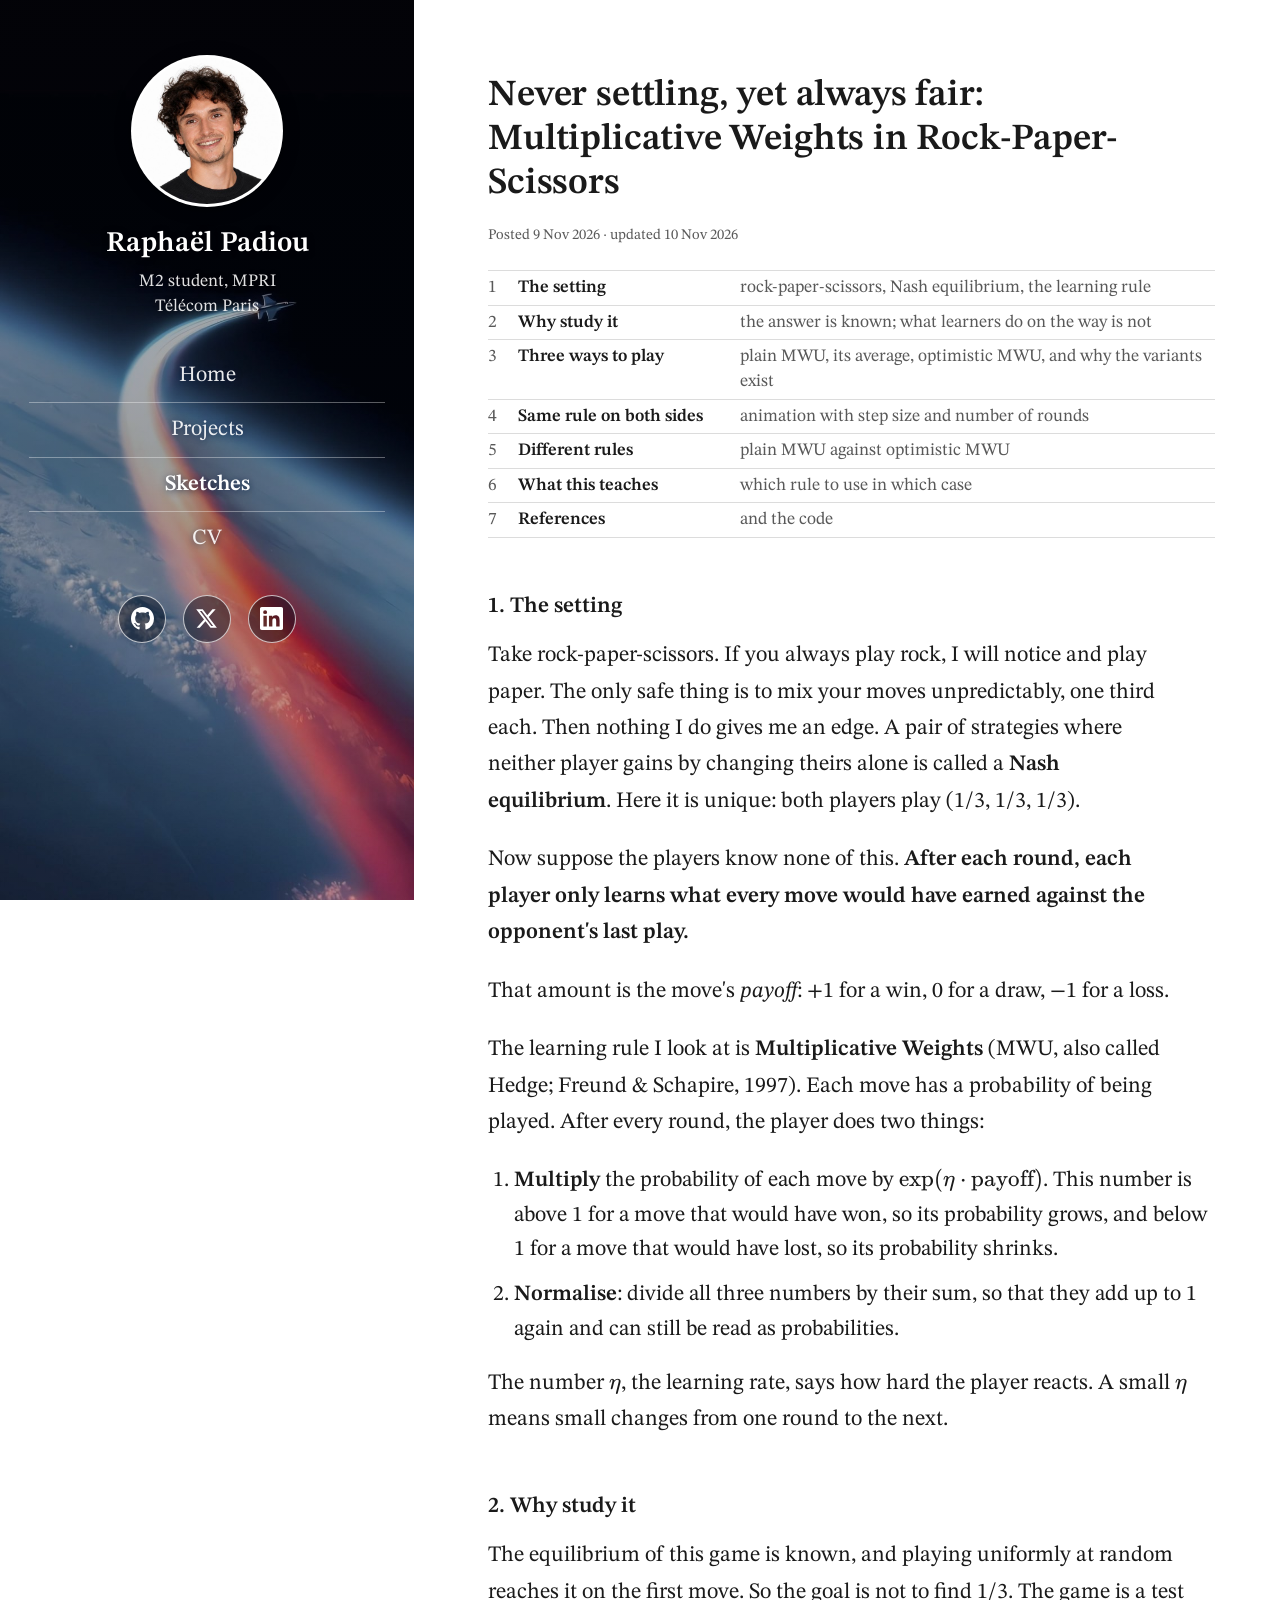
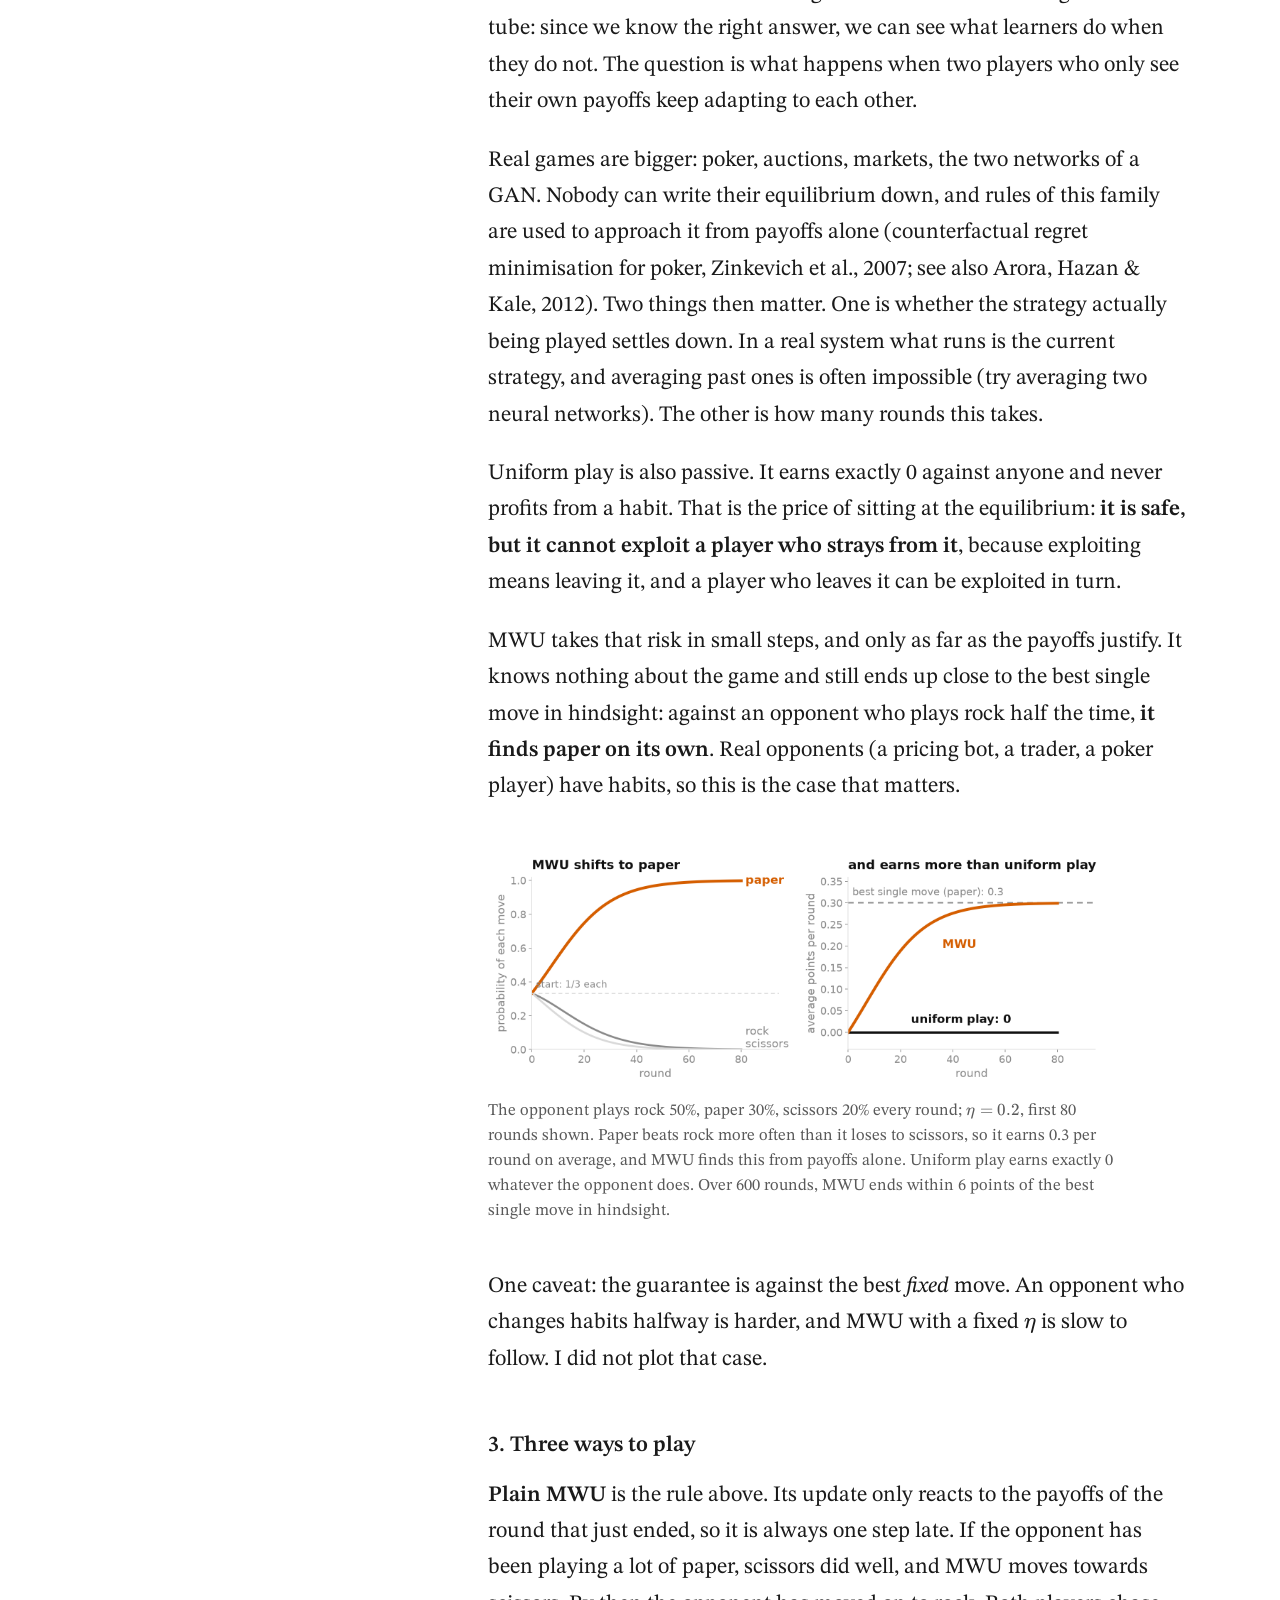
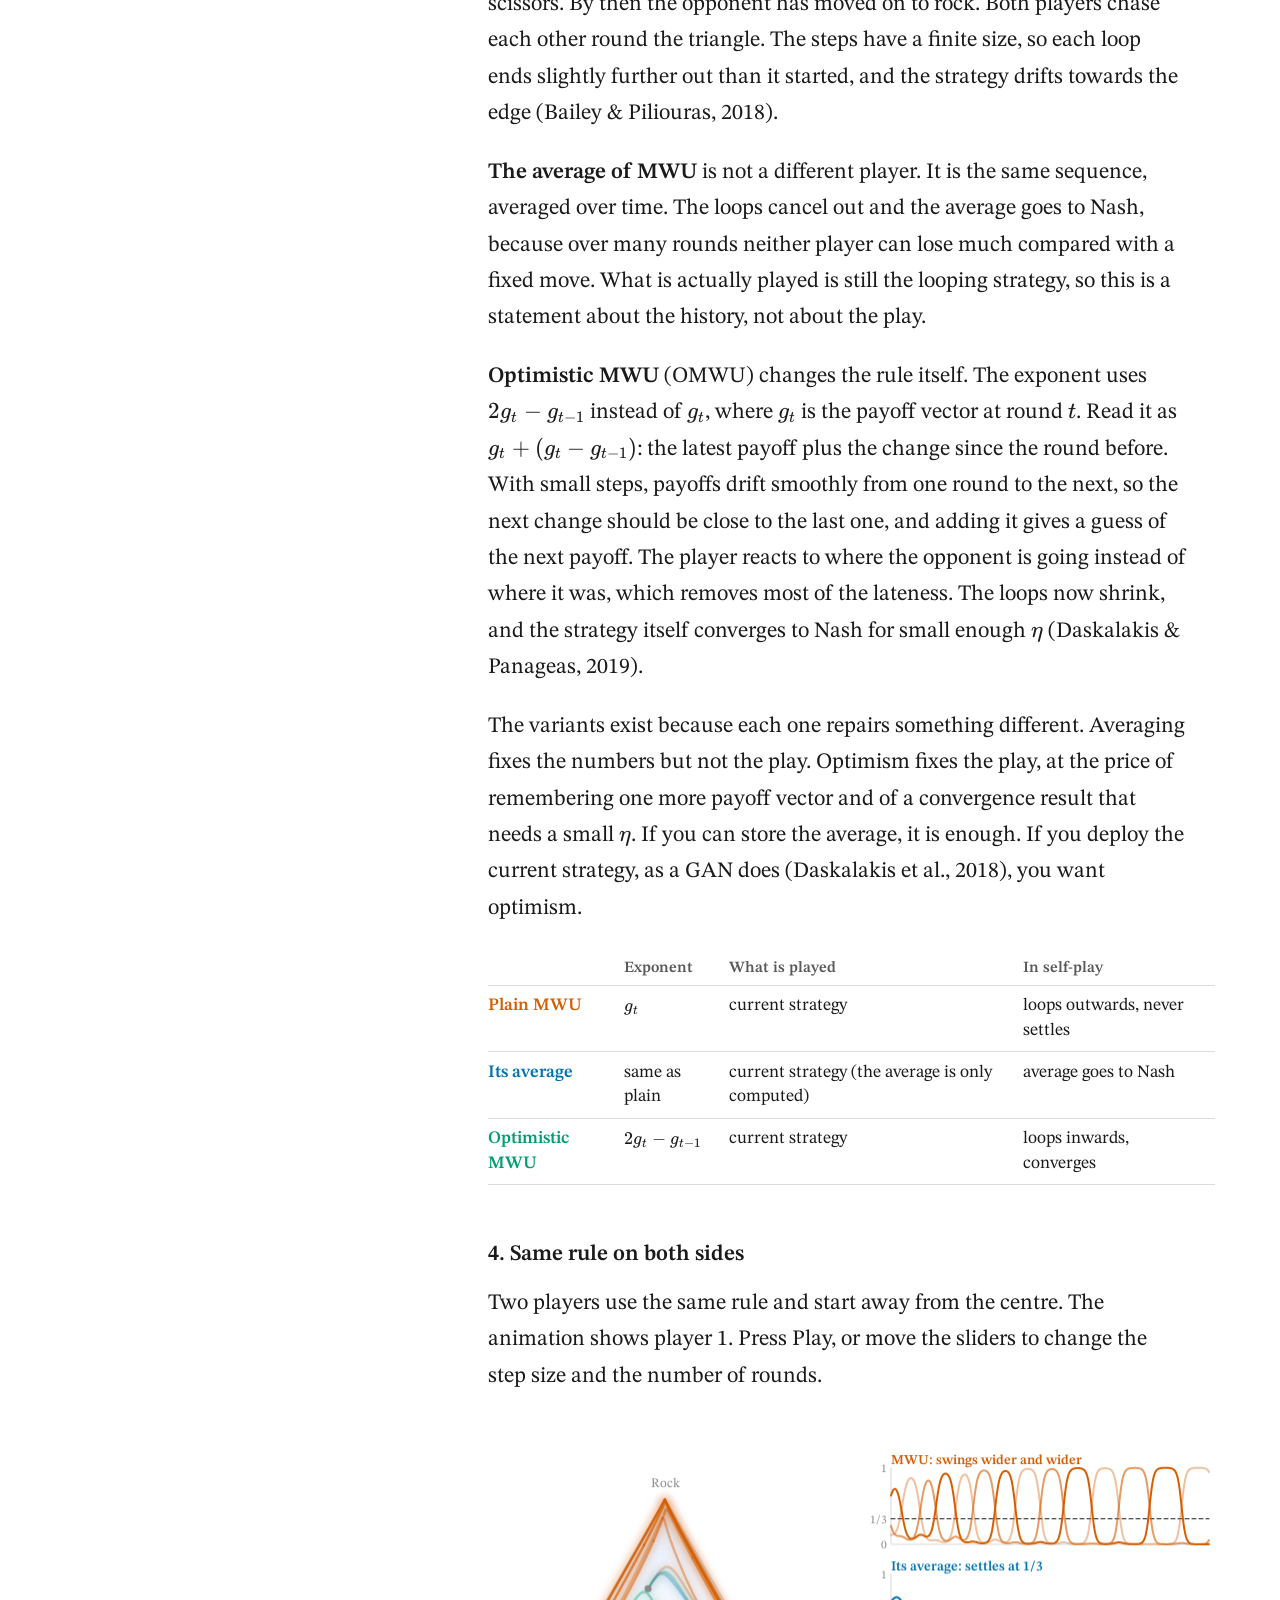
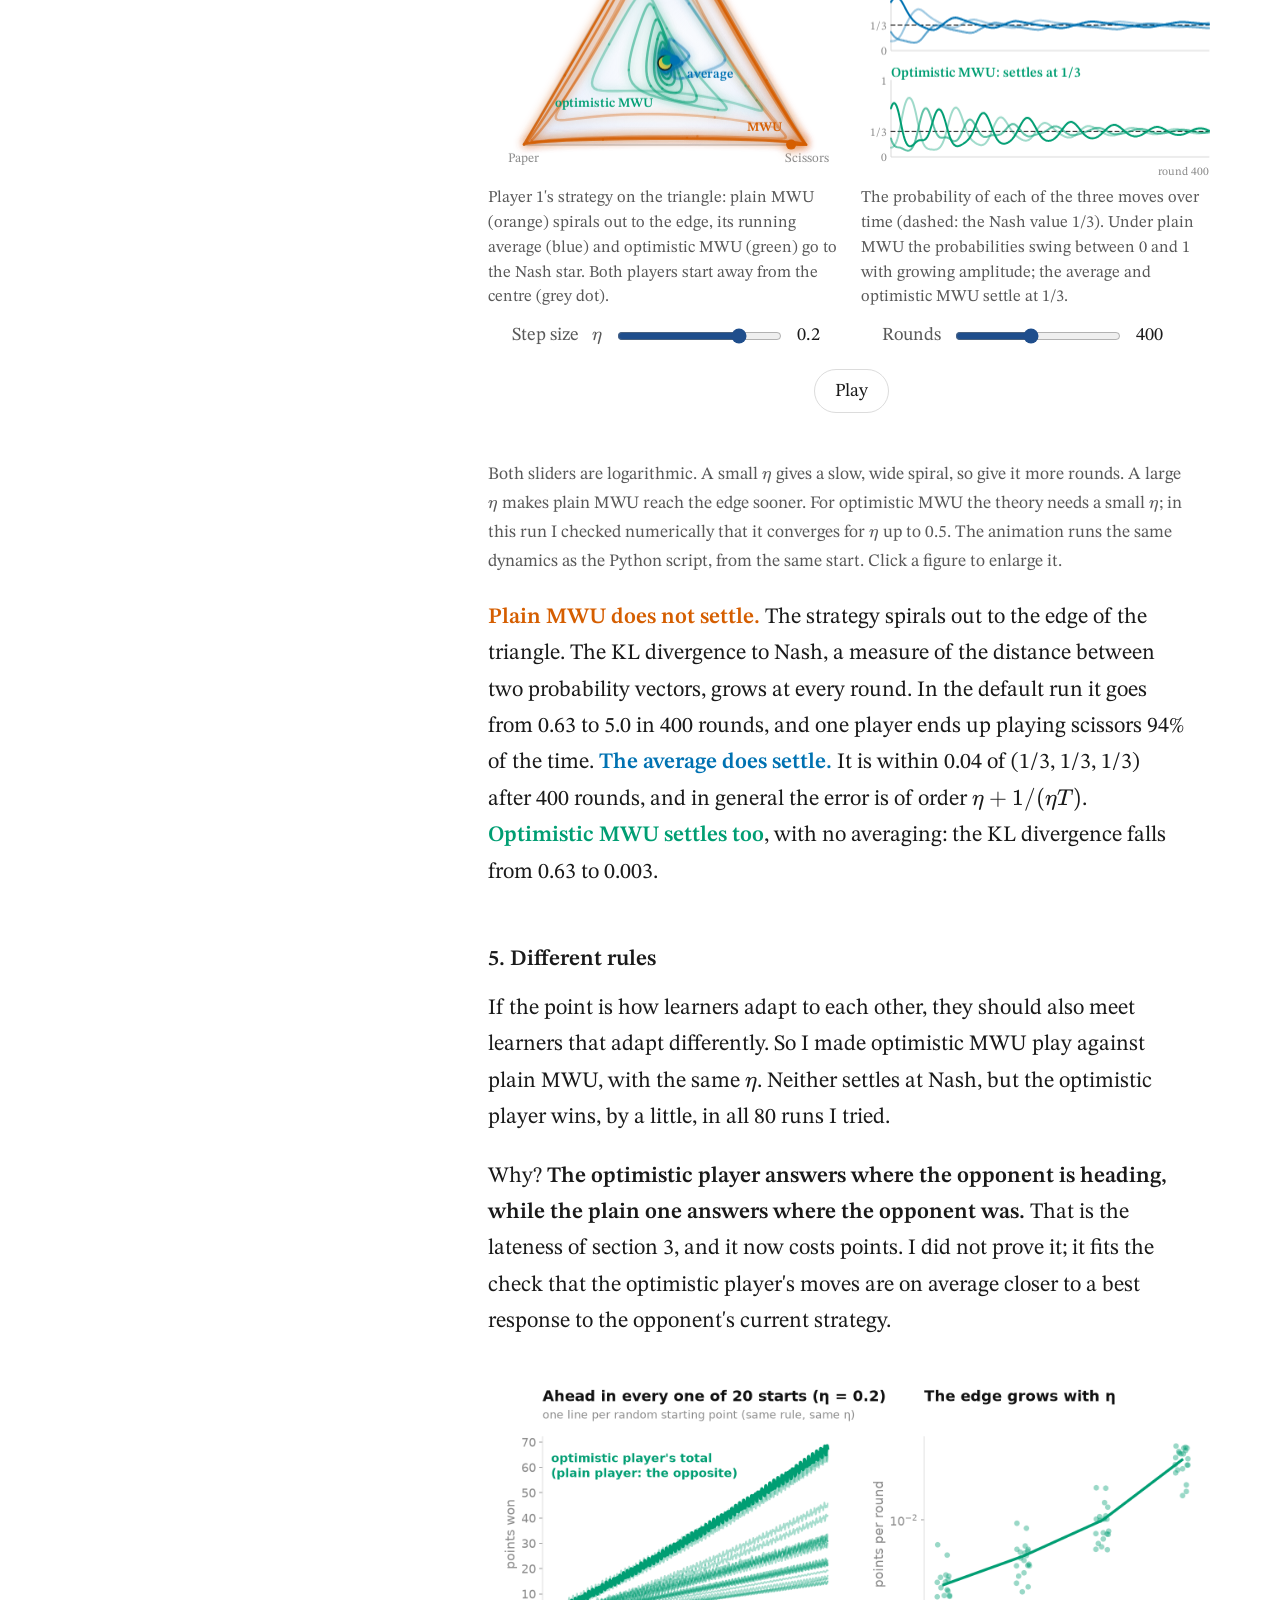
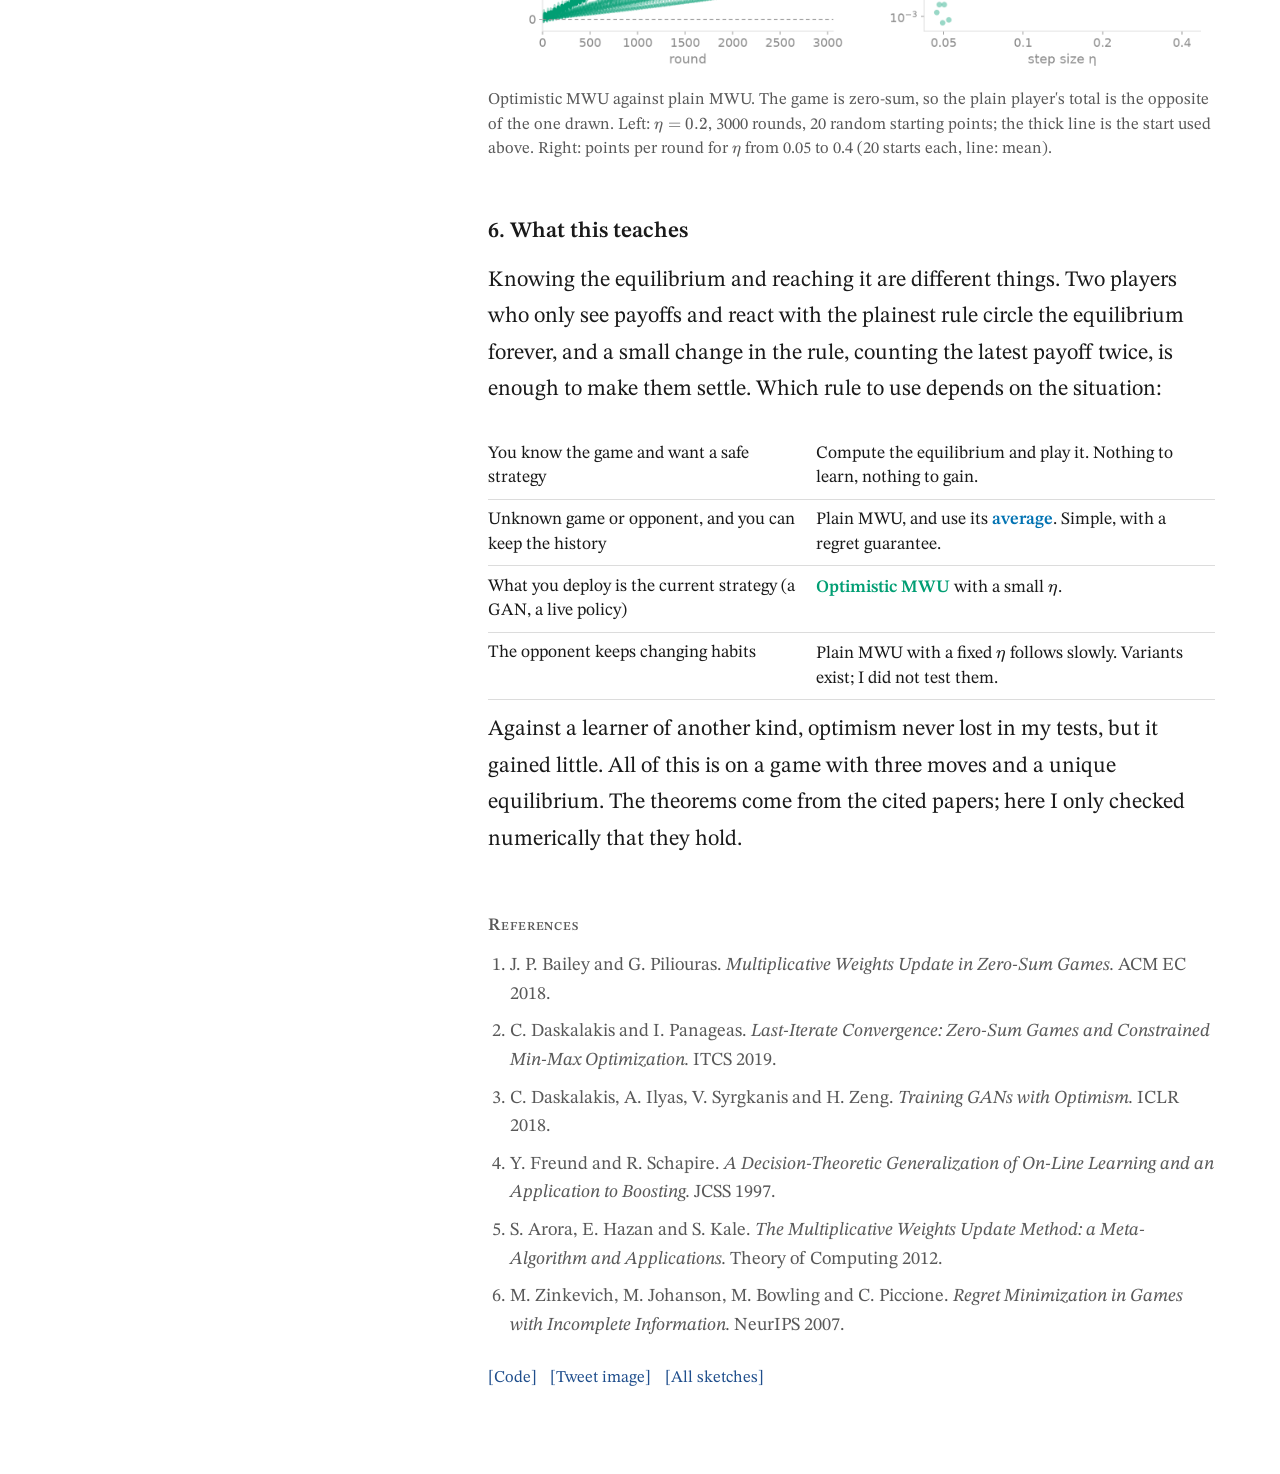
<file: sketches/mwu-rps/index.html>
<!DOCTYPE html>
<html lang="en">
<head>
  <meta charset="utf-8">
  <meta name="viewport" content="width=device-width, initial-scale=1">
  <title>Multiplicative Weights in Rock-Paper-Scissors — Raphaël Padiou</title>
  <meta name="description" content="Two players learning rock-paper-scissors by multiplicative weights: the last iterate cycles away from Nash, the average converges, optimistic updates converge.">
  <link rel="canonical" href="https://rpadiou.github.io/sketches/mwu-rps/">
  <meta property="og:type" content="article">
  <meta property="og:site_name" content="Raphaël Padiou">
  <meta property="og:title" content="Multiplicative Weights in Rock-Paper-Scissors — Raphaël Padiou">
  <meta property="og:description" content="Two players learning rock-paper-scissors by multiplicative weights: the last iterate cycles away from Nash, the average converges, optimistic updates converge.">
  <meta property="og:url" content="https://rpadiou.github.io/sketches/mwu-rps/">
  <meta property="og:image" content="https://rpadiou.github.io/sketches/mwu-rps/tweet.png">
  <meta property="og:image:alt" content="Multiplicative weights in rock-paper-scissors">
  <meta name="twitter:card" content="summary_large_image">
  <meta name="twitter:title" content="Multiplicative Weights in Rock-Paper-Scissors — Raphaël Padiou">
  <meta name="twitter:description" content="Two players learning rock-paper-scissors by multiplicative weights: the last iterate cycles away from Nash, the average converges, optimistic updates converge.">
  <meta name="twitter:image" content="https://rpadiou.github.io/sketches/mwu-rps/tweet.png">
  <meta name="twitter:image:alt" content="Multiplicative weights in rock-paper-scissors">
  <link rel="icon" href="../../favicon.ico" sizes="16x16 32x32 48x48">
  <link rel="icon" href="../../favicon.svg" type="image/svg+xml">
  <link rel="icon" href="../../favicon-48x48.png" type="image/png" sizes="48x48">
  <link rel="icon" href="../../favicon-96x96.png" type="image/png" sizes="96x96">
  <link rel="icon" href="../../favicon-192x192.png" type="image/png" sizes="192x192">
  <link rel="apple-touch-icon" href="../../apple-touch-icon.png" sizes="180x180">
  <link rel="preload" href="../../assets/fonts/stix-400.woff2" as="font" type="font/woff2" crossorigin>
  <link rel="stylesheet" href="../../assets/css/style.css?v=35">
  <link rel="stylesheet" href="../../assets/katex/katex.min.css">
</head>
<body class="sk">
<div class="layout">

  <header class="sidebar">
    <img class="avatar" src="../../assets/img/portrait.jpg" width="132" height="132" alt="Portrait of Raphaël Padiou">
    <h1>Raphaël Padiou</h1>
    <p class="status">M2 student, MPRI<br>Télécom Paris</p>
    <nav aria-label="Pages">
      <ul class="menu">
        <li><a href="../../index.html">Home</a></li>
        <li><a href="../../projects.html">Projects</a></li>
        <li><a href="../../sketches/index.html" aria-current="page">Sketches</a></li>
        <li><a href="../../cv.html">CV</a></li>
      </ul>
    </nav>
    <div class="icons">
      <a href="https://github.com/rpadiou" rel="me noopener" aria-label="GitHub" title="GitHub"><svg viewBox="0 0 16 16" aria-hidden="true"><path d="M8 0C3.58 0 0 3.58 0 8c0 3.54 2.29 6.53 5.47 7.59.4.07.55-.17.55-.38 0-.19-.01-.82-.01-1.49-2.01.37-2.53-.49-2.69-.94-.09-.23-.48-.94-.82-1.13-.28-.15-.68-.52-.01-.53.63-.01 1.08.58 1.23.82.72 1.21 1.87.87 2.33.66.07-.52.28-.87.51-1.07-1.78-.2-3.64-.89-3.64-3.95 0-.87.31-1.59.82-2.15-.08-.2-.36-1.02.08-2.12 0 0 .67-.21 2.2.82.64-.18 1.32-.27 2-.27.68 0 1.36.09 2 .27 1.53-1.04 2.2-.82 2.2-.82.44 1.1.16 1.92.08 2.12.51.56.82 1.27.82 2.15 0 3.07-1.87 3.75-3.65 3.95.29.25.54.73.54 1.48 0 1.07-.01 1.93-.01 2.2 0 .21.15.46.55.38A8.013 8.013 0 0016 8c0-4.42-3.58-8-8-8z"/></svg></a>
      <a href="https://x.com/rpadiou_26" rel="me noopener" aria-label="X (Twitter)" title="X (Twitter)"><svg viewBox="0 0 24 24" aria-hidden="true"><path d="M18.244 2.25h3.308l-7.227 8.26 8.502 11.24H16.17l-5.214-6.817L4.99 21.75H1.68l7.73-8.835L1.254 2.25H8.08l4.713 6.231zm-1.161 17.52h1.833L7.084 4.126H5.117z"/></svg></a>
      <a href="https://www.linkedin.com/in/rapha%C3%ABl-padiou-726a6b272/" rel="me noopener" aria-label="LinkedIn" title="LinkedIn"><svg viewBox="0 0 24 24" aria-hidden="true"><path d="M20.45 20.45h-3.56v-5.57c0-1.33-.03-3.04-1.85-3.04-1.85 0-2.14 1.45-2.14 2.94v5.67H9.35V9h3.41v1.56h.05c.48-.9 1.64-1.85 3.37-1.85 3.6 0 4.27 2.37 4.27 5.46v6.28zM5.34 7.43a2.06 2.06 0 1 1 0-4.12 2.06 2.06 0 0 1 0 4.12zM7.12 20.45H3.56V9h3.56v11.45zM22.22 0H1.77C.79 0 0 .77 0 1.73v20.54C0 23.23.79 24 1.77 24h20.45c.98 0 1.78-.77 1.78-1.73V1.73C24 .77 23.2 0 22.22 0z"/></svg></a>
    </div>
  </header>

  <main>
    <article>
      <h2 class="sk-title">Never settling, yet always fair: Multiplicative Weights in Rock-Paper-Scissors</h2>

      <p class="pdate sk-date">Posted <time datetime="2026-11-09">9 Nov 2026</time> · updated <time datetime="2026-11-10">10 Nov 2026</time></p>

      <ol class="sk-toc" aria-label="Contents">
        <li><a href="#setting">The setting</a><span>rock-paper-scissors, Nash equilibrium, the learning rule</span></li>
        <li><a href="#why">Why study it</a><span>the answer is known; what learners do on the way is not</span></li>
        <li><a href="#three">Three ways to play</a><span>plain MWU, its average, optimistic MWU, and why the variants exist</span></li>
        <li><a href="#self">Same rule on both sides</a><span>animation with step size and number of rounds</span></li>
        <li><a href="#duel">Different rules</a><span>plain MWU against optimistic MWU</span></li>
        <li><a href="#end">What this teaches</a><span>which rule to use in which case</span></li>
        <li><a href="#refs">References</a><span>and the code</span></li>
      </ol>

      <div class="sk-body">
        <h3 class="sk-sec" id="setting">1. The setting</h3>
        <p>Take rock-paper-scissors. If you always play rock, I will notice and play paper. The only safe thing is to mix your moves unpredictably, one third each. Then nothing I do gives me an edge. A pair of strategies where neither player gains by changing theirs alone is called a <strong>Nash equilibrium</strong>. Here it is unique: both players play (1/3, 1/3, 1/3).</p>
        <p>Now suppose the players know none of this. <strong>After each round, each player only learns what every move would have earned against the opponent's last play.</strong></p>
        <p>That amount is the move's <em>payoff</em>: +1 for a win, 0 for a draw, −1 for a loss.</p>
        <p>The learning rule I look at is <strong>Multiplicative Weights</strong> (MWU, also called Hedge; Freund &amp; Schapire, 1997). Each move has a probability of being played. After every round, the player does two things:</p>
        <ol class="sk-steps">
          <li><strong>Multiply</strong> the probability of each move by \(\exp(\eta \cdot \text{payoff})\). This number is above 1 for a move that would have won, so its probability grows, and below 1 for a move that would have lost, so its probability shrinks.</li>
          <li><strong>Normalise</strong>: divide all three numbers by their sum, so that they add up to 1 again and can still be read as probabilities.</li>
        </ol>
        <p>The number \(\eta\), the learning rate, says how hard the player reacts. A small \(\eta\) means small changes from one round to the next.</p>

        <h3 class="sk-sec" id="why">2. Why study it</h3>
        <p>The equilibrium of this game is known, and playing uniformly at random reaches it on the first move. So the goal is not to find 1/3. The game is a test tube: since we know the right answer, we can see what learners do when they do not. The question is what happens when two players who only see their own payoffs keep adapting to each other.</p>
        <p>Real games are bigger: poker, auctions, markets, the two networks of a GAN. Nobody can write their equilibrium down, and rules of this family are used to approach it from payoffs alone (counterfactual regret minimisation for poker, Zinkevich et al., 2007; see also Arora, Hazan &amp; Kale, 2012). Two things then matter. One is whether the strategy actually being played settles down. In a real system what runs is the current strategy, and averaging past ones is often impossible (try averaging two neural networks). The other is how many rounds this takes.</p>
        <p>Uniform play is also passive. It earns exactly 0 against anyone and never profits from a habit. That is the price of sitting at the equilibrium: <strong>it is safe, but it cannot exploit a player who strays from it</strong>, because exploiting means leaving it, and a player who leaves it can be exploited in turn.</p>
        <p>MWU takes that risk in small steps, and only as far as the payoffs justify. It knows nothing about the game and still ends up close to the best single move in hindsight: against an opponent who plays rock half the time, <strong>it finds paper on its own</strong>. Real opponents (a pricing bot, a trader, a poker player) have habits, so this is the case that matters.</p>
        <figure class="sk-fig-s">
          <img src="figure-uniform.png" width="1760" height="704" alt="Left: against an opponent who favours rock, MWU puts its probability on paper within about 40 rounds. Right: its average payoff per round climbs from 0 to 0.3, the best single move, while uniform play stays at exactly zero.">
          <figcaption>The opponent plays rock 50%, paper 30%, scissors 20% every round; \(\eta = 0.2\), first 80 rounds shown. Paper beats rock more often than it loses to scissors, so it earns 0.3 per round on average, and MWU finds this from payoffs alone. Uniform play earns exactly 0 whatever the opponent does. Over 600 rounds, MWU ends within 6 points of the best single move in hindsight.</figcaption>
        </figure>
        <p>One caveat: the guarantee is against the best <em>fixed</em> move. An opponent who changes habits halfway is harder, and MWU with a fixed \(\eta\) is slow to follow. I did not plot that case.</p>

        <h3 class="sk-sec" id="three">3. Three ways to play</h3>
        <p><strong>Plain MWU</strong> is the rule above. Its update only reacts to the payoffs of the round that just ended, so it is always one step late. If the opponent has been playing a lot of paper, scissors did well, and MWU moves towards scissors. By then the opponent has moved on to rock. Both players chase each other round the triangle. The steps have a finite size, so each loop ends slightly further out than it started, and the strategy drifts towards the edge (Bailey &amp; Piliouras, 2018).</p>
        <p><strong>The average of MWU</strong> is not a different player. It is the same sequence, averaged over time. The loops cancel out and the average goes to Nash, because over many rounds neither player can lose much compared with a fixed move. What is actually played is still the looping strategy, so this is a statement about the history, not about the play.</p>
        <p><strong>Optimistic MWU</strong> (OMWU) changes the rule itself. The exponent uses \(2g_t - g_{t-1}\) instead of \(g_t\), where \(g_t\) is the payoff vector at round \(t\). Read it as \(g_t + (g_t - g_{t-1})\): the latest payoff plus the change since the round before. With small steps, payoffs drift smoothly from one round to the next, so the next change should be close to the last one, and adding it gives a guess of the next payoff. The player reacts to where the opponent is going instead of where it was, which removes most of the lateness. The loops now shrink, and the strategy itself converges to Nash for small enough \(\eta\) (Daskalakis &amp; Panageas, 2019).</p>
        <p>The variants exist because each one repairs something different. Averaging fixes the numbers but not the play. Optimism fixes the play, at the price of remembering one more payoff vector and of a convergence result that needs a small \(\eta\). If you can store the average, it is enough. If you deploy the current strategy, as a GAN does (Daskalakis et al., 2018), you want optimism.</p>
        <table class="sk-tab">
          <thead><tr><th></th><th>Exponent</th><th>What is played</th><th>In self-play</th></tr></thead>
          <tbody>
            <tr><td><span class="c-red">Plain MWU</span></td><td>\(g_t\)</td><td>current strategy</td><td>loops outwards, never settles</td></tr>
            <tr><td><span class="c-blue">Its average</span></td><td>same as plain</td><td>current strategy (the average is only computed)</td><td>average goes to Nash</td></tr>
            <tr><td><span class="c-green">Optimistic MWU</span></td><td>\(2g_t - g_{t-1}\)</td><td>current strategy</td><td>loops inwards, converges</td></tr>
          </tbody>
        </table>

        <h3 class="sk-sec" id="self">4. Same rule on both sides</h3>
        <p>Two players use the same rule and start away from the centre. The animation shows player 1. Press Play, or move the sliders to change the step size and the number of rounds.</p>
      </div>

      <div class="sk-anim">
        <div class="anim-grid">
          <figure>
            <canvas id="sim" width="640" height="672" role="img" aria-label="Trajectories of MWU, its average and optimistic MWU on the rock-paper-scissors simplex"></canvas>
            <figcaption>Player 1's strategy on the triangle: plain MWU (orange) spirals out to the edge, its running average (blue) and optimistic MWU (green) go to the Nash star. Both players start away from the centre (grey dot).</figcaption>
          </figure>
          <figure>
            <canvas id="probs" width="640" height="672" role="img" aria-label="Probability of each move over time for MWU, its average and optimistic MWU"></canvas>
            <figcaption>The probability of each of the three moves over time (dashed: the Nash value 1/3). Under plain MWU the probabilities swing between 0 and 1 with growing amplitude; the average and optimistic MWU settle at 1/3.</figcaption>
          </figure>
        </div>
        <div class="controls">
          <label for="eta">Step size \(\eta\) <input id="eta" type="range" min="0" max="100" step="0.1" value="76.6"><output id="eta-out" for="eta">0.2</output></label>
          <label for="rounds">Rounds <input id="rounds" type="range" min="0" max="100" step="0.1" value="45.2"><output id="rounds-out" for="rounds">400</output></label>
          <button id="replay" type="button">Play</button>
        </div>
      </div>

      <div class="sk-body">
        <p class="sk-note">Both sliders are logarithmic. A small \(\eta\) gives a slow, wide spiral, so give it more rounds. A large \(\eta\) makes plain MWU reach the edge sooner. For optimistic MWU the theory needs a small \(\eta\); in this run I checked numerically that it converges for \(\eta\) up to 0.5. The animation runs the same dynamics as the Python script, from the same start. Click a figure to enlarge it.</p>
        <p><span class="c-red">Plain MWU does not settle.</span> The strategy spirals out to the edge of the triangle. The KL divergence to Nash, a measure of the distance between two probability vectors, grows at every round. In the default run it goes from 0.63 to 5.0 in 400 rounds, and one player ends up playing scissors 94% of the time. <span class="c-blue">The average does settle.</span> It is within 0.04 of (1/3, 1/3, 1/3) after 400 rounds, and in general the error is of order \(\eta + 1/(\eta T)\). <span class="c-green">Optimistic MWU settles too</span>, with no averaging: the KL divergence falls from 0.63 to 0.003.</p>

        <h3 class="sk-sec" id="duel">5. Different rules</h3>
        <p>If the point is how learners adapt to each other, they should also meet learners that adapt differently. So I made optimistic MWU play against plain MWU, with the same \(\eta\). Neither settles at Nash, but the optimistic player wins, by a little, in all 80 runs I tried.</p>
        <p>Why? <strong>The optimistic player answers where the opponent is heading, while the plain one answers where the opponent was.</strong> That is the lateness of section 3, and it now costs points. I did not prove it; it fits the check that the optimistic player's moves are on average closer to a best response to the opponent's current strategy.</p>
      </div>
      <figure class="sk-fig-s sk-fig-wide">
        <img src="figure-duel.png" width="1760" height="736" alt="Left: total points of the optimistic MWU player against plain MWU over 3000 rounds, for 20 starting points, all rising. Right: points per round gained by the optimistic player for four step sizes, growing with the step size.">
        <figcaption>Optimistic MWU against plain MWU. The game is zero-sum, so the plain player's total is the opposite of the one drawn. Left: \(\eta = 0.2\), 3000 rounds, 20 random starting points; the thick line is the start used above. Right: points per round for \(\eta\) from 0.05 to 0.4 (20 starts each, line: mean).</figcaption>
      </figure>

      <div class="sk-body">
        <h3 class="sk-sec" id="end">6. What this teaches</h3>
        <p>Knowing the equilibrium and reaching it are different things. Two players who only see payoffs and react with the plainest rule circle the equilibrium forever, and a small change in the rule, counting the latest payoff twice, is enough to make them settle. Which rule to use depends on the situation:</p>
        <table class="sk-tab">
          <tbody>
            <tr><td>You know the game and want a safe strategy</td><td>Compute the equilibrium and play it. Nothing to learn, nothing to gain.</td></tr>
            <tr><td>Unknown game or opponent, and you can keep the history</td><td>Plain MWU, and use its <span class="c-blue">average</span>. Simple, with a regret guarantee.</td></tr>
            <tr><td>What you deploy is the current strategy (a GAN, a live policy)</td><td><span class="c-green">Optimistic MWU</span> with a small \(\eta\).</td></tr>
            <tr><td>The opponent keeps changing habits</td><td>Plain MWU with a fixed \(\eta\) follows slowly. Variants exist; I did not test them.</td></tr>
          </tbody>
        </table>
        <p>Against a learner of another kind, optimism never lost in my tests, but it gained little. All of this is on a game with three moves and a unique equilibrium. The theorems come from the cited papers; here I only checked numerically that they hold.</p>
      </div>

      <h3 class="sk-h" id="refs">References</h3>
      <ol class="refs">
        <li>J. P. Bailey and G. Piliouras. <em>Multiplicative Weights Update in Zero-Sum Games.</em> ACM EC 2018.</li>
        <li>C. Daskalakis and I. Panageas. <em>Last-Iterate Convergence: Zero-Sum Games and Constrained Min-Max Optimization.</em> ITCS 2019.</li>
        <li>C. Daskalakis, A. Ilyas, V. Syrgkanis and H. Zeng. <em>Training GANs with Optimism.</em> ICLR 2018.</li>
        <li>Y. Freund and R. Schapire. <em>A Decision-Theoretic Generalization of On-Line Learning and an Application to Boosting.</em> JCSS 1997.</li>
        <li>S. Arora, E. Hazan and S. Kale. <em>The Multiplicative Weights Update Method: a Meta-Algorithm and Applications.</em> Theory of Computing 2012.</li>
        <li>M. Zinkevich, M. Johanson, M. Bowling and C. Piccione. <em>Regret Minimization in Games with Incomplete Information.</em> NeurIPS 2007.</li>
      </ol>
      <p class="links"><a href="https://github.com/rpadiou/rpadiou.github.io/tree/main/sketches/mwu-rps/code">[Code]</a> <a href="tweet.png">[Tweet image]</a> <a href="../index.html">[All sketches]</a></p>
    </article>
  </main>

</div>
<script src="../../assets/katex/katex.min.js"></script>
<script src="../../assets/katex/auto-render.min.js"></script>
<script src="../../assets/js/math.js" defer></script>
<script src="../../assets/js/zoom.js" defer></script>
<script src="anim.js?v=9"></script>
</body>
</html>
</file>
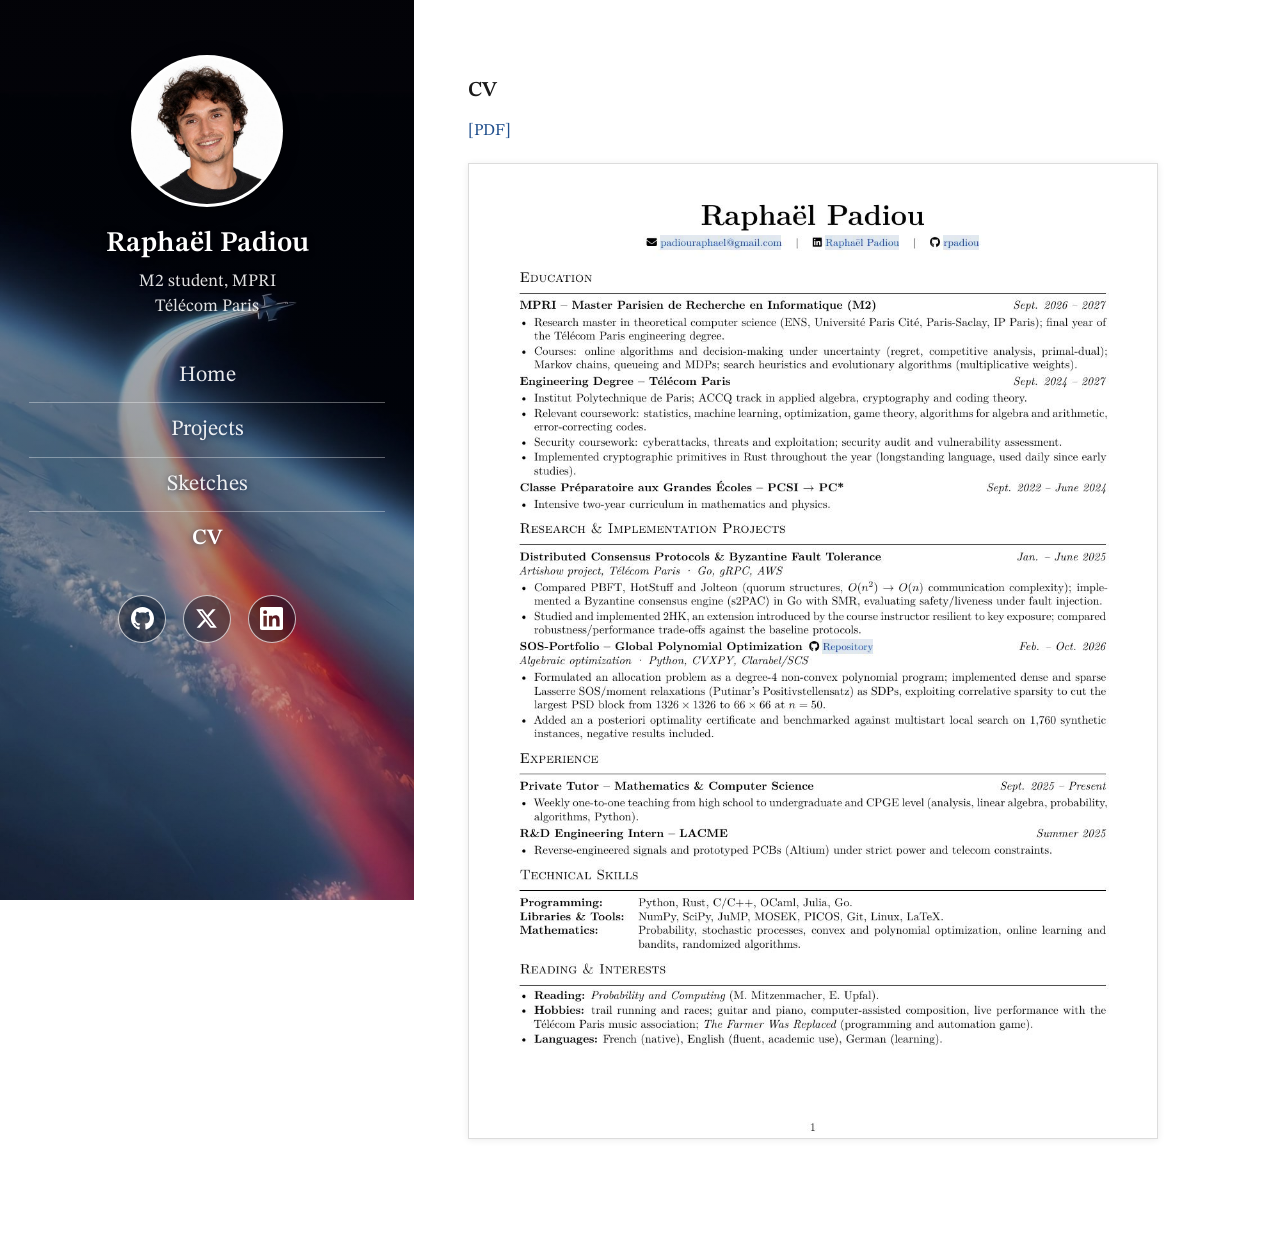
<file: cv.html>
<!DOCTYPE html>
<html lang="en">
<head>
  <meta charset="utf-8">
  <meta name="viewport" content="width=device-width, initial-scale=1">
  <title>CV — Raphaël Padiou</title>
  <meta name="description" content="Curriculum vitae of Raphaël Padiou: MPRI (M2) and Télécom Paris engineering degree, research projects, experience and technical skills.">
  <link rel="canonical" href="https://rpadiou.github.io/cv.html">
  <meta property="og:type" content="website">
  <meta property="og:site_name" content="Raphaël Padiou">
  <meta property="og:title" content="CV — Raphaël Padiou">
  <meta property="og:description" content="Curriculum vitae of Raphaël Padiou: MPRI (M2) and Télécom Paris engineering degree, research projects, experience and technical skills.">
  <meta property="og:url" content="https://rpadiou.github.io/cv.html">
  <meta property="og:image" content="https://rpadiou.github.io/assets/img/cv-preview.jpg">
  <meta property="og:image:alt" content="Preview of the CV of Raphaël Padiou">
  <meta name="twitter:card" content="summary">
  <meta name="twitter:title" content="CV — Raphaël Padiou">
  <meta name="twitter:description" content="Curriculum vitae of Raphaël Padiou: MPRI (M2) and Télécom Paris engineering degree, research projects, experience and technical skills.">
  <meta name="twitter:image" content="https://rpadiou.github.io/assets/img/cv-preview.jpg">
  <meta name="twitter:image:alt" content="Preview of the CV of Raphaël Padiou">
  <link rel="icon" href="favicon.ico" sizes="16x16 32x32 48x48">
  <link rel="icon" href="favicon.svg" type="image/svg+xml">
  <link rel="icon" href="favicon-48x48.png" type="image/png" sizes="48x48">
  <link rel="icon" href="favicon-96x96.png" type="image/png" sizes="96x96">
  <link rel="icon" href="favicon-192x192.png" type="image/png" sizes="192x192">
  <link rel="apple-touch-icon" href="apple-touch-icon.png" sizes="180x180">
  <link rel="preload" href="assets/fonts/stix-400.woff2" as="font" type="font/woff2" crossorigin>
  <link rel="stylesheet" href="assets/css/style.css?v=35">
</head>
<body>
<div class="layout">

  <header class="sidebar">
    <img class="avatar" src="assets/img/portrait.jpg" width="132" height="132" alt="Portrait of Raphaël Padiou">
    <h1>Raphaël Padiou</h1>
    <p class="status">M2 student, MPRI<br>Télécom Paris</p>
    <nav aria-label="Pages">
      <ul class="menu">
        <li><a href="index.html">Home</a></li>
        <li><a href="projects.html">Projects</a></li>
        <li><a href="sketches/index.html">Sketches</a></li>
        <li><a href="cv.html" aria-current="page">CV</a></li>
      </ul>
    </nav>
    <div class="icons">
      <a href="https://github.com/rpadiou" rel="me noopener" aria-label="GitHub" title="GitHub"><svg viewBox="0 0 16 16" aria-hidden="true"><path d="M8 0C3.58 0 0 3.58 0 8c0 3.54 2.29 6.53 5.47 7.59.4.07.55-.17.55-.38 0-.19-.01-.82-.01-1.49-2.01.37-2.53-.49-2.69-.94-.09-.23-.48-.94-.82-1.13-.28-.15-.68-.52-.01-.53.63-.01 1.08.58 1.23.82.72 1.21 1.87.87 2.33.66.07-.52.28-.87.51-1.07-1.78-.2-3.64-.89-3.64-3.95 0-.87.31-1.59.82-2.15-.08-.2-.36-1.02.08-2.12 0 0 .67-.21 2.2.82.64-.18 1.32-.27 2-.27.68 0 1.36.09 2 .27 1.53-1.04 2.2-.82 2.2-.82.44 1.1.16 1.92.08 2.12.51.56.82 1.27.82 2.15 0 3.07-1.87 3.75-3.65 3.95.29.25.54.73.54 1.48 0 1.07-.01 1.93-.01 2.2 0 .21.15.46.55.38A8.013 8.013 0 0016 8c0-4.42-3.58-8-8-8z"/></svg></a>
      <a href="https://x.com/rpadiou_26" rel="me noopener" aria-label="X (Twitter)" title="X (Twitter)"><svg viewBox="0 0 24 24" aria-hidden="true"><path d="M18.244 2.25h3.308l-7.227 8.26 8.502 11.24H16.17l-5.214-6.817L4.99 21.75H1.68l7.73-8.835L1.254 2.25H8.08l4.713 6.231zm-1.161 17.52h1.833L7.084 4.126H5.117z"/></svg></a>
      <a href="https://www.linkedin.com/in/rapha%C3%ABl-padiou-726a6b272/" rel="me noopener" aria-label="LinkedIn" title="LinkedIn"><svg viewBox="0 0 24 24" aria-hidden="true"><path d="M20.45 20.45h-3.56v-5.57c0-1.33-.03-3.04-1.85-3.04-1.85 0-2.14 1.45-2.14 2.94v5.67H9.35V9h3.41v1.56h.05c.48-.9 1.64-1.85 3.37-1.85 3.6 0 4.27 2.37 4.27 5.46v6.28zM5.34 7.43a2.06 2.06 0 1 1 0-4.12 2.06 2.06 0 0 1 0 4.12zM7.12 20.45H3.56V9h3.56v11.45zM22.22 0H1.77C.79 0 0 .77 0 1.73v20.54C0 23.23.79 24 1.77 24h20.45c.98 0 1.78-.77 1.78-1.73V1.73C24 .77 23.2 0 22.22 0z"/></svg></a>
    </div>
  </header>

  <main>
    <section>
      <h2>CV</h2>
      <p class="links"><a href="assets/cv.pdf">[PDF]</a></p>
      <!-- Preview image of the CV with clickable zones (positions in % of the page).
           After updating assets/cv.pdf, regenerate assets/img/cv-preview.jpg (see README) and re-check the zones. -->
      <div class="preview cv">
        <img src="assets/img/cv-preview.jpg" width="1075" height="1521" alt="Preview of the CV (PDF available via the link above)">
        <a class="zone" style="left:27.85%;top:7.26%;width:17.64%;height:1.51%" href="mailto:padiouraphael@gmail.com" aria-label="Email"></a>
        <a class="zone" style="left:51.80%;top:7.26%;width:10.75%;height:1.51%" href="https://www.linkedin.com/in/rapha%C3%ABl-padiou-726a6b272/" aria-label="LinkedIn"></a>
        <a class="zone" style="left:69.01%;top:7.26%;width:5.16%;height:1.51%" href="https://github.com/rpadiou" aria-label="GitHub"></a>
        <a class="zone" style="left:51.43%;top:48.77%;width:7.34%;height:1.51%" href="https://github.com/rpadiou/sos-portfolio" aria-label="sos-portfolio repository"></a>
      </div>
    </section>
  </main>

</div>
</body>
</html>
</file>
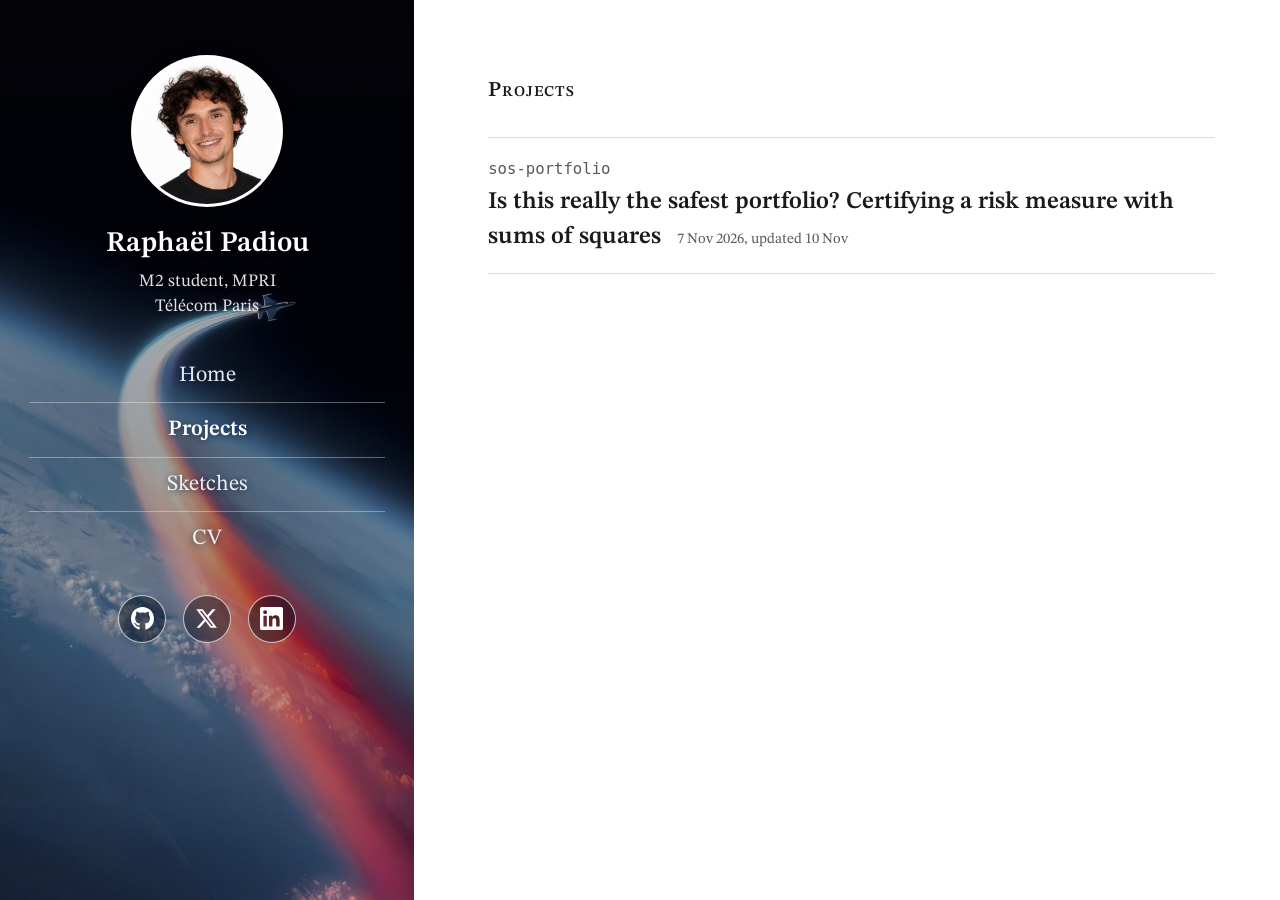
<file: projects.html>
<!DOCTYPE html>
<html lang="en">
<head>
  <meta charset="utf-8">
  <meta name="viewport" content="width=device-width, initial-scale=1">
  <title>Projects — Raphaël Padiou</title>
  <meta name="description" content="Projects by Raphaël Padiou: sos-portfolio, polynomial portfolio optimization certified with sums of squares and the Lasserre hierarchy.">
  <link rel="canonical" href="https://rpadiou.github.io/projects.html">
  <meta property="og:type" content="website">
  <meta property="og:site_name" content="Raphaël Padiou">
  <meta property="og:title" content="Projects — Raphaël Padiou">
  <meta property="og:description" content="Projects by Raphaël Padiou: sos-portfolio, polynomial portfolio optimization certified with sums of squares and the Lasserre hierarchy.">
  <meta property="og:url" content="https://rpadiou.github.io/projects.html">
  <meta property="og:image" content="https://rpadiou.github.io/projects/sos-portfolio/figure-landscape.png">
  <meta property="og:image:alt" content="Landscape of a degree-four portfolio risk with two valleys">
  <meta name="twitter:card" content="summary_large_image">
  <meta name="twitter:title" content="Projects — Raphaël Padiou">
  <meta name="twitter:description" content="Projects by Raphaël Padiou: sos-portfolio, polynomial portfolio optimization certified with sums of squares and the Lasserre hierarchy.">
  <meta name="twitter:image" content="https://rpadiou.github.io/projects/sos-portfolio/figure-landscape.png">
  <meta name="twitter:image:alt" content="Landscape of a degree-four portfolio risk with two valleys">
  <link rel="icon" href="favicon.ico" sizes="16x16 32x32 48x48">
  <link rel="icon" href="favicon.svg" type="image/svg+xml">
  <link rel="icon" href="favicon-48x48.png" type="image/png" sizes="48x48">
  <link rel="icon" href="favicon-96x96.png" type="image/png" sizes="96x96">
  <link rel="icon" href="favicon-192x192.png" type="image/png" sizes="192x192">
  <link rel="apple-touch-icon" href="apple-touch-icon.png" sizes="180x180">
  <link rel="preload" href="assets/fonts/stix-400.woff2" as="font" type="font/woff2" crossorigin>
  <link rel="stylesheet" href="assets/css/style.css?v=35">
</head>
<body class="sk">
<div class="layout">

  <header class="sidebar">
    <img class="avatar" src="assets/img/portrait.jpg" width="132" height="132" alt="Portrait of Raphaël Padiou">
    <h1>Raphaël Padiou</h1>
    <p class="status">M2 student, MPRI<br>Télécom Paris</p>
    <nav aria-label="Pages">
      <ul class="menu">
        <li><a href="index.html">Home</a></li>
        <li><a href="projects.html" aria-current="page">Projects</a></li>
        <li><a href="sketches/index.html">Sketches</a></li>
        <li><a href="cv.html">CV</a></li>
      </ul>
    </nav>
    <div class="icons">
      <a href="https://github.com/rpadiou" rel="me noopener" aria-label="GitHub" title="GitHub"><svg viewBox="0 0 16 16" aria-hidden="true"><path d="M8 0C3.58 0 0 3.58 0 8c0 3.54 2.29 6.53 5.47 7.59.4.07.55-.17.55-.38 0-.19-.01-.82-.01-1.49-2.01.37-2.53-.49-2.69-.94-.09-.23-.48-.94-.82-1.13-.28-.15-.68-.52-.01-.53.63-.01 1.08.58 1.23.82.72 1.21 1.87.87 2.33.66.07-.52.28-.87.51-1.07-1.78-.2-3.64-.89-3.64-3.95 0-.87.31-1.59.82-2.15-.08-.2-.36-1.02.08-2.12 0 0 .67-.21 2.2.82.64-.18 1.32-.27 2-.27.68 0 1.36.09 2 .27 1.53-1.04 2.2-.82 2.2-.82.44 1.1.16 1.92.08 2.12.51.56.82 1.27.82 2.15 0 3.07-1.87 3.75-3.65 3.95.29.25.54.73.54 1.48 0 1.07-.01 1.93-.01 2.2 0 .21.15.46.55.38A8.013 8.013 0 0016 8c0-4.42-3.58-8-8-8z"/></svg></a>
      <a href="https://x.com/rpadiou_26" rel="me noopener" aria-label="X (Twitter)" title="X (Twitter)"><svg viewBox="0 0 24 24" aria-hidden="true"><path d="M18.244 2.25h3.308l-7.227 8.26 8.502 11.24H16.17l-5.214-6.817L4.99 21.75H1.68l7.73-8.835L1.254 2.25H8.08l4.713 6.231zm-1.161 17.52h1.833L7.084 4.126H5.117z"/></svg></a>
      <a href="https://www.linkedin.com/in/rapha%C3%ABl-padiou-726a6b272/" rel="me noopener" aria-label="LinkedIn" title="LinkedIn"><svg viewBox="0 0 24 24" aria-hidden="true"><path d="M20.45 20.45h-3.56v-5.57c0-1.33-.03-3.04-1.85-3.04-1.85 0-2.14 1.45-2.14 2.94v5.67H9.35V9h3.41v1.56h.05c.48-.9 1.64-1.85 3.37-1.85 3.6 0 4.27 2.37 4.27 5.46v6.28zM5.34 7.43a2.06 2.06 0 1 1 0-4.12 2.06 2.06 0 0 1 0 4.12zM7.12 20.45H3.56V9h3.56v11.45zM22.22 0H1.77C.79 0 0 .77 0 1.73v20.54C0 23.23.79 24 1.77 24h20.45c.98 0 1.78-.77 1.78-1.73V1.73C24 .77 23.2 0 22.22 0z"/></svg></a>
    </div>
  </header>

  <main>
    <section>
      <h2>Projects</h2>
      <!-- To add a project: copy one <li> and paste it at the top (newest first), then write its page in projects/<name>/index.html. -->
      <ul class="sk-list">
        <li><span class="pname">sos-portfolio</span><a href="projects/sos-portfolio/index.html">Is this really the safest portfolio? Certifying a risk measure with sums of squares</a> <span class="pdate"><time datetime="2026-11-07">7 Nov 2026</time>, updated <time datetime="2026-11-10">10 Nov</time></span></li>
      </ul>
    </section>
  </main>

</div>
</body>
</html>
</file>
<file: assets/css/style.css>
@font-face { font-family: "STIX Two Text"; font-weight: 400; font-style: normal; font-display: swap; src: url("../fonts/stix-400.woff2") format("woff2"); }
@font-face { font-family: "STIX Two Text"; font-weight: 400; font-style: italic; font-display: swap; src: url("../fonts/stix-400i.woff2") format("woff2"); }
@font-face { font-family: "STIX Two Text"; font-weight: 600; font-style: normal; font-display: swap; src: url("../fonts/stix-600.woff2") format("woff2"); }

:root {
  --bg: #ffffff;
  --text: #1a1a1a;
  --muted: #595959;
  --rule: #dcdcdc;
  --accent: #1f4e8c;
  --font: "STIX Two Text", "Latin Modern Roman", "Computer Modern Serif", Georgia, "Times New Roman", serif;
  --mono: ui-monospace, SFMono-Regular, Menlo, Consolas, monospace;
}
* { box-sizing: border-box; }
html { scroll-behavior: smooth; scroll-padding-top: 2rem; }
body { margin: 0; background: var(--bg); color: var(--text); font: 1.1875rem/1.6 var(--font); }
a { color: var(--accent); text-decoration: none; }
a:hover, a:focus-visible { text-decoration: underline; }
a:focus-visible { outline: 2px solid var(--accent); outline-offset: 2px; }


section { margin-bottom: 2.6rem; }
section > h2 { font-size: 1.15rem; font-weight: 600; font-variant: small-caps; letter-spacing: .04em; margin: 0 0 .6rem; }
p { margin: 0 0 .5rem; }
.keywords { margin: 0; padding: 0; list-style: none; }
.keywords li { display: inline; }
.keywords li + li::before { content: " · "; color: var(--muted); }
.preview { display: block; position: relative; margin: 1rem 0 0; max-width: 32.5rem; border: 1px solid var(--rule); box-shadow: 0 1px 0.375rem rgba(0,0,0,.08); line-height: 0; }
.preview.cv { max-width: 37.5rem; }
.preview img { width: 100%; height: auto; }
.zone { position: absolute; background: rgba(31,78,140,.12); }
.zone:hover, .zone:focus-visible { background: rgba(31,78,140,.28); outline: 0; }
figure { margin: 1.6rem 0 0; max-width: 37.5rem; }
figure img { width: 100%; height: auto; border: 1px solid var(--rule); }
figcaption { font-size: .9rem; line-height: 1.5; color: var(--muted); margin-top: .4rem; }
figcaption strong { color: var(--text); font-weight: 600; }
.links { font-size: .9rem; }
.links a { margin-right: .5rem; }
em, .mono { font-style: italic; }
.mono { font-family: var(--mono); font-style: normal; font-size: .88em; }
.todo { color: #9a5b00; font-style: italic; }

.meta { color: var(--muted); font-size: .9rem; line-height: 1.5; }



/* Layout: fixed sidebar with a background image, content on the right */
.layout { padding-left: 22.5rem; }
main { max-width: 46.25rem; margin: 0 auto; padding: 4rem 2rem 4rem 2.5rem; }
.sidebar {
  position: fixed; top: 0; left: 0; bottom: 0; width: 22.5rem; overflow-y: auto;
  padding: 3rem 1.6rem 2rem; color: #fff; text-align: center;
  background:
    linear-gradient(180deg, rgba(2,8,24,.25) 0%, rgba(2,8,24,.4) 50%, rgba(2,8,24,.1) 100%),
    #050b1a url("../img/fusee.jpg") center / cover no-repeat;
}
.sidebar h1 { font-size: 1.55rem; font-weight: 600; line-height: 1.2; margin: 0 0 .4rem; color: #fff; text-shadow: 0 1px 0.375rem rgba(0,0,0,.5); }
.status { color: rgba(255,255,255,.88); font-size: .95rem; line-height: 1.45; margin: 0 0 1.6rem; text-shadow: 0 1px 0.3125rem rgba(0,0,0,.5); }
.avatar { display: block; width: 8.25rem; height: 8.25rem; border-radius: 50%; object-fit: cover; border: 3px solid rgba(255,255,255,.9); box-shadow: 0 2px 0.875rem rgba(0,0,0,.45); margin: 0 auto 1.1rem; background: #fff; }
.menu { list-style: none; margin: 0 0 1.6rem; padding: 0; text-shadow: 0 1px 0.375rem rgba(0,20,60,.7); }
.menu li + li { border-top: 1px solid rgba(255,255,255,.35); }
.menu a { display: block; padding: .5rem 0; color: rgba(255,255,255,.9); }
.menu a:hover { color: #fff; text-decoration: none; background: rgba(5,25,60,.25); }
.menu a[aria-current="page"] { color: #fff; font-weight: 600; }
.sidebar a:focus-visible, .sidebar button:focus-visible { outline: 2px solid #fff; outline-offset: 3px; }

.icons { display: flex; justify-content: center; gap: .9rem; position: relative; }
.icons a, .icons button { display: inline-flex; align-items: center; justify-content: center; width: 2.625rem; height: 2.625rem; padding: 0; border-radius: 50%; border: 1px solid rgba(255,255,255,.7); background: rgba(2,8,24,.45); color: #fff; cursor: pointer; transition: background .15s; }
.icons a:hover, .icons button:hover { background: rgba(5,25,60,.7); text-decoration: none; }
.icons svg { width: 1.25rem; height: 1.25rem; fill: currentColor; }
@media (max-width: 900px) {
  .layout { padding-left: 0; }
  .sidebar { position: relative; z-index: 30; overflow: visible; width: auto; padding: 1.6rem 1rem 1.4rem; background:
    linear-gradient(180deg, rgba(2,8,24,.45), rgba(2,8,24,.3)), #050b1a url("../img/fusee.jpg") center 40% / cover no-repeat; }
  .avatar { width: 5.75rem; height: 5.75rem; margin-bottom: .8rem; }
  .status { margin-bottom: 1rem; }
  .menu { display: flex; justify-content: center; flex-wrap: wrap; gap: 0 1.2rem; margin-bottom: 1rem; }
  .menu li + li { border-top: 0; }
  .menu a { padding: .2rem 0; }
  main { padding: 1.5rem 1rem 3rem; }
}

/* Slightly larger layout on wide screens (equivalent to ~115% browser zoom) */
@media (min-width: 1000px) { html { font-size: 115%; } }


/* Posts (sketches and projects): short illustrated articles, black on white */
.sk { --sk-grey: #8a8a8a; --sk-red: #d55e00; --sk-blue: #0072b2; --sk-green: #009e73; --sk-faint: #d9d9d9; }
.sk main { max-width: 44rem; }
.sk .sk-title { font-size: 2rem; line-height: 1.2; font-weight: 600; margin: 0 0 1.6rem; letter-spacing: -.005em; }
.sk main > p, .sk .sk-body p { font-size: 1.2rem; line-height: 1.65; margin: 0 0 1.2rem; max-width: 38rem; }
.sk .c-red { color: var(--sk-red); font-weight: 600; }
.sk .c-blue { color: var(--sk-blue); font-weight: 600; }
.sk .c-green { color: var(--sk-green); font-weight: 600; }
.sk figure { max-width: none; margin: 2.6rem 0; }
.sk figure img { border: 0; display: block; }
.sk .sk-anim { margin: 2.6rem 0; }
.sk .anim-grid { display: grid; grid-template-columns: repeat(auto-fit, minmax(17rem, 1fr)); gap: .6rem 1rem; }
.sk canvas { display: block; width: 100%; aspect-ratio: 1 / .95; margin: 0 auto; }
.sk .sk-fig-s { max-width: 34rem; margin: 2rem 0 2.4rem; }
.sk .controls { display: flex; flex-wrap: wrap; align-items: center; justify-content: center; gap: 1rem 1.6rem; margin-top: .6rem; font-size: 1rem; color: var(--muted); }
.sk .controls label { display: inline-flex; align-items: center; gap: .7rem; }
.sk .controls input[type=range] { width: 11rem; accent-color: var(--accent); }
.sk .controls output { font-variant-numeric: tabular-nums; color: var(--text); min-width: 2.4rem; }
.sk .controls button { font: inherit; font-size: 1rem; padding: .35rem 1.1rem; border: 1px solid var(--rule); border-radius: 2rem; background: transparent; color: var(--text); cursor: pointer; }
.sk .controls button:hover { border-color: var(--accent); color: var(--accent); }
.sk h3.sk-h { font-size: .95rem; font-weight: 600; font-variant: small-caps; letter-spacing: .05em; color: var(--muted); margin: 3rem 0 .6rem; }
.sk .refs { font-size: 1rem; line-height: 1.55; padding-left: 1.2rem; margin: 0 0 1.4rem; color: var(--muted); }
.sk .refs li { margin-bottom: .5rem; }
.sk .sk-note { font-size: .95rem !important; color: var(--muted); }
.sk-list { list-style: none; margin: 1.6rem 0 0; padding: 0; }
.sk-list li { padding: 1rem 0; border-top: 1px solid var(--rule); }
.sk-list li:last-child { border-bottom: 1px solid var(--rule); }
.sk-list a { font-size: 1.3rem; font-weight: 600; line-height: 1.3; color: var(--text); }
.sk-list a:hover { color: var(--accent); }
@media (max-width: 600px) {
  .sk .sk-title { font-size: 1.55rem; }
  .sk main > p, .sk .sk-body p { font-size: 1.1rem; }
}






/* animated figures: captions under each canvas, enlarge on click */
.sk .anim-grid figure { margin: 0; }
.sk .anim-grid canvas:focus-visible { outline: 2px solid var(--accent); outline-offset: 2px; }
.sk .controls input[type=range] { width: 9rem; }
.sk .controls output { min-width: 3rem; }
.sk-zoom { position: fixed; inset: 0; background: rgba(0,0,0,.45); z-index: 60; display: flex; align-items: center; justify-content: center; padding: 1rem; }
.sk-zoom-box { position: relative; background: #fff; border-radius: 12px; box-shadow: 0 12px 48px rgba(0,0,0,.35); padding: 1rem 1.2rem 1.1rem; width: min(52rem, 94vw); max-height: 94vh; overflow: auto; }
.sk-zoom-box canvas { display: block; width: 100%; height: min(70vh, 48rem); aspect-ratio: auto; cursor: default; }
.sk-zoom-box p { margin: .7rem 0 0; font-size: .95rem; line-height: 1.5; color: var(--muted); }
.sk-zoom-x { position: absolute; top: .3rem; right: .6rem; border: 0; background: none; font-size: 1.8rem; line-height: 1; cursor: pointer; color: var(--muted); }

/* contents: a short overview, one line per section */
.sk .sk-toc { list-style: none; margin: .2rem 0 2.2rem; padding: 0; font-size: .95rem; line-height: 1.45; counter-reset: toc; }
.sk .sk-toc li { counter-increment: toc; display: flex; gap: .6rem; padding: .22rem 0; border-top: 1px solid var(--rule); }
.sk .sk-toc li:last-child { border-bottom: 1px solid var(--rule); }
.sk .sk-toc li::before { content: counter(toc); color: var(--muted); width: 1rem; flex: none; font-variant-numeric: tabular-nums; }
.sk .sk-toc a { color: var(--text); text-decoration: none; font-weight: 600; flex: none; min-width: 11.5rem; }
.sk .sk-toc a:hover { color: var(--accent); }
.sk .sk-toc span { color: var(--muted); }
@media (max-width: 640px) { .sk .sk-toc li { flex-wrap: wrap; } .sk .sk-toc a { min-width: 0; } .sk .sk-toc span { flex-basis: 100%; padding-left: 1.6rem; } }
.sk h3.sk-sec { font-size: 1.2rem; font-weight: 600; margin: 2.8rem 0 .7rem; }
.sk .sk-fig-wide { max-width: 100%; }
.sk-tab { width: 100%; border-collapse: collapse; font-size: .95rem; line-height: 1.4; margin: 1.4rem 0 .6rem; }
.sk-tab th { text-align: left; font-weight: 600; color: var(--muted); font-size: .85rem; padding: .3rem .8rem .3rem 0; border-bottom: 1px solid var(--rule); }
.sk-tab td { padding: .45rem .8rem .45rem 0; vertical-align: top; border-bottom: 1px solid var(--rule); }
.sk-zoom-box img { display: block; width: 100%; height: auto; }
.sk figure img.zoomable { cursor: zoom-in; }
.sk [id] { scroll-margin-top: 1rem; }
html { scroll-behavior: smooth; }
@media (prefers-reduced-motion: reduce) { html { scroll-behavior: auto; } }
.sk ol.sk-steps { margin: .2rem 0 1rem; padding-left: 1.4rem; }
.sk ol.sk-steps li { margin-bottom: .5rem; }

/* News (home) and discreet publication dates */
.news { list-style: none; margin: 0; padding: 0; max-width: 41.25rem; }
.news li { padding: .8rem 0; border-top: 1px solid var(--rule); }
.news li:last-child { border-bottom: 1px solid var(--rule); }
.news .meta { margin: 0 0 .15rem; font-size: .85rem; font-variant-numeric: tabular-nums; }
.news .kind { font-variant: small-caps; letter-spacing: .04em; }
.news a { font-size: 1.15rem; font-weight: 600; line-height: 1.35; color: var(--text); }
.news a:hover { color: var(--accent); }
.pdate { color: var(--muted); font-size: .8rem; margin: -.1rem 0 .5rem !important; font-variant-numeric: tabular-nums; }
.pdate time { color: inherit; }
.sk-list .pdate { margin: 0 0 0 .6rem !important; white-space: nowrap; }
.sk .sk-date { margin: -.6rem 0 1.2rem !important; }

/* Formulas (KaTeX) */
.sk p.eq { margin: 1rem 0; overflow-x: auto; overflow-y: hidden; }
.sk .katex { font-size: 1.05em; }
.sk .katex-display { margin: 0; }
.sk ul.sk-steps { margin: .2rem 0 1rem; padding-left: 1.4rem; }
.sk ul.sk-steps li { margin-bottom: .45rem; }

/* Generic project name, above the descriptive title */
.pname { font-family: var(--mono); font-size: .85rem; color: var(--muted); }
.sk-list .pname { display: block; margin-bottom: .2rem; }
.sk .sk-kicker { margin: 0 0 .3rem !important; }
.sk .sk-kicker + .sk-title { margin-top: 0; }
</file>
